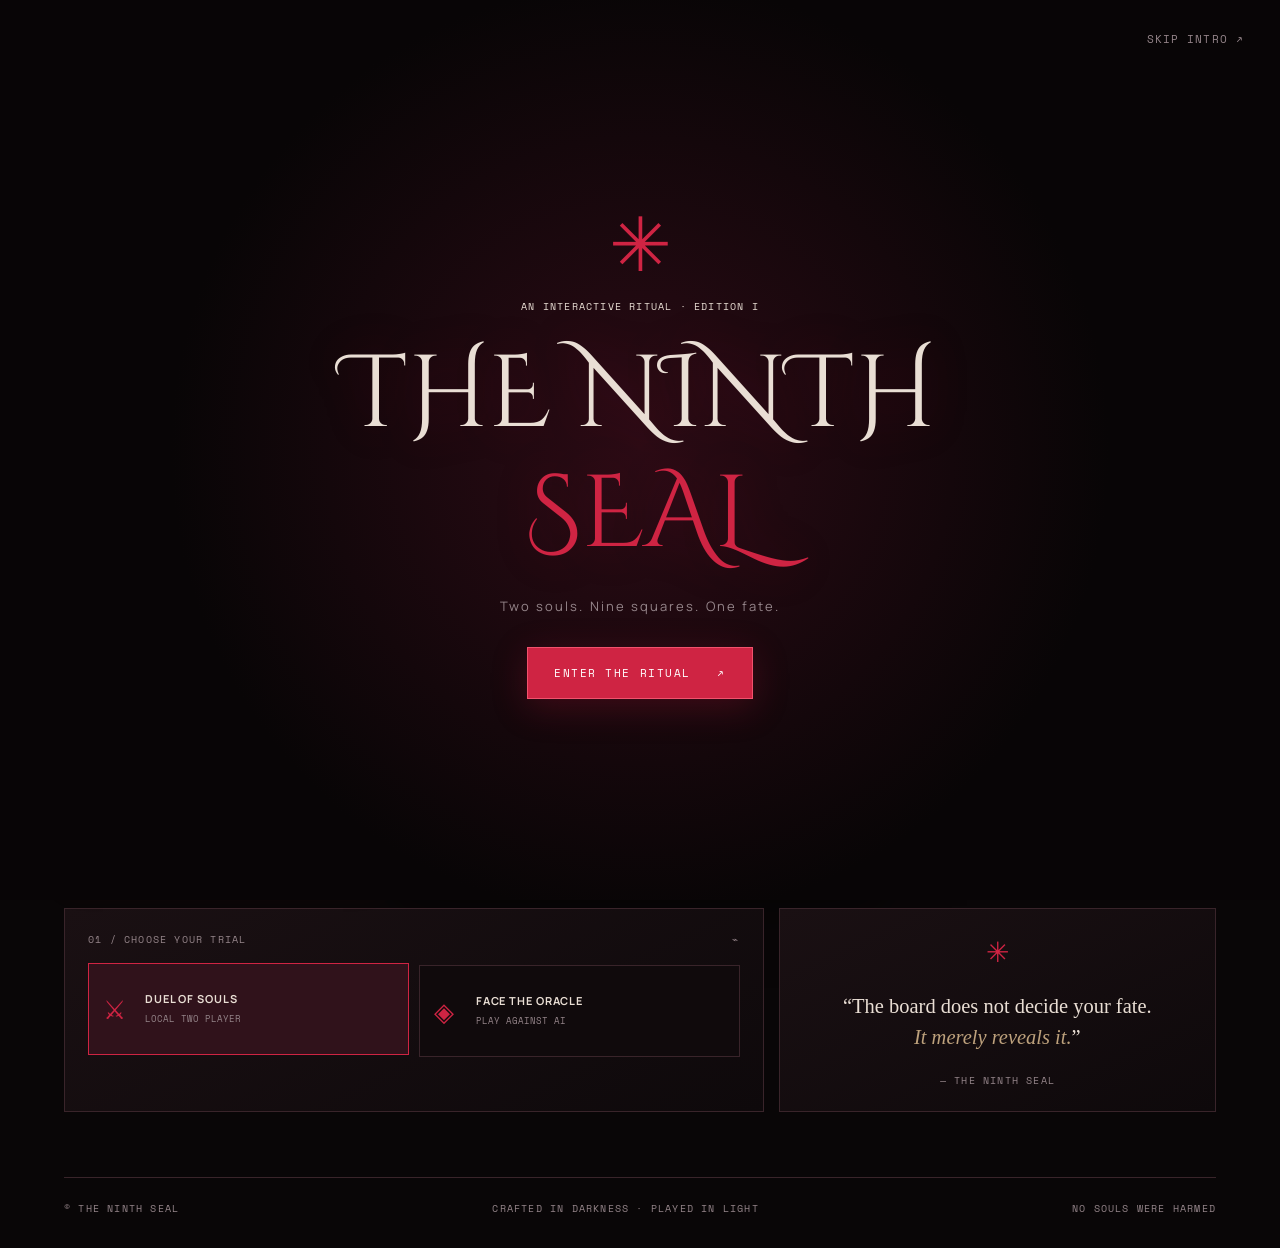
<file: TIC-TAC-TOE but its different/index.html>
<!doctype html>
<html lang="en">

<head>
    <meta charset="UTF-8">
    <meta name="viewport" content="width=device-width,initial-scale=1">
    <meta name="theme-color" content="#090607">
    <title>THE NINTH SEAL — A ritual in nine moves</title>
    <link rel="preconnect" href="https://fonts.googleapis.com">
    <link rel="preconnect" href="https://fonts.gstatic.com" crossorigin>
    <link
        href="https://fonts.googleapis.com/css2?family=Cinzel+Decorative:wght@700&family=Manrope:wght@400;500;600;700;800&family=Space+Mono:wght@400;700&display=swap"
        rel="stylesheet">
    <link rel="stylesheet" href="style.css">
</head>

<body>
    <div class="noise" aria-hidden="true"></div>
    <div class="ambient" aria-hidden="true"></div>
    <div class="intro" id="intro">
        <div class="intro-inner">
            <div class="intro-mark">✳</div>
            <p class="eyebrow">AN INTERACTIVE RITUAL · EDITION I</p>
            <h1>THE NINTH<br><em>SEAL</em></h1>
            <p class="intro-sub">Two souls. Nine squares. One fate.</p><button id="enter" class="primary">ENTER THE
                RITUAL <span>↗</span></button>
        </div><button id="skip" class="skip">SKIP INTRO ↗</button>
    </div>
    <div class="shell">
        <header><a class="brand" href="#" aria-label="The Ninth Seal home"><span class="brand-mark">✳</span><span>THE
                    NINTH SEAL<small>AN INTERACTIVE RITUAL</small></span></a>
            <div class="header-right"><span class="edition">VOL. 01 / 09</span><button class="icon-button" id="sound"
                    aria-label="Mute sound" aria-pressed="true">♫</button><button class="outline" id="restart">↻
                    <span>RESET ROUND</span></button></div>
        </header>
        <main>
            <div class="section-kicker"><span>THE ARENA</span><span>EST. MMXXVI <i></i> TWO SHALL ENTER</span></div>
            <div class="headline">
                <div>
                    <p class="eyebrow red">THE GAME OF CONSEQUENCE</p>
                    <h1>CHOOSE YOUR <em>FATE.</em></h1>
                    <p>Every mark is a promise. Every move, a sacrifice.</p>
                </div>
                <div class="round-indicator"><span>ROUND</span><strong id="round">01</strong><span>OF ∞</span></div>
            </div>
            <div class="arena">
                <div class="fighter active" id="playerX">
                    <div class="fighter-top"><span class="crest x">×</span><span class="tag">PLAYER 01</span></div>
                    <h2>THE CRIMSON<br>ORDER</h2>
                    <div class="fighter-bottom"><span id="xRole">THE FIRST BLOOD</span><strong
                            id="xWins">00</strong><small>VICTORIES</small></div>
                </div>
                <div class="board-panel">
                    <div class="board-top"><span>✦ THE SACRED GRID</span><span id="moveCount">00 / 09</span></div>
                    <div class="board" id="board" role="group" aria-label="Tic tac toe game board"></div>
                    <div class="board-bottom"><span class="live-dot"></span><span id="status" role="status"
                            aria-live="polite">THE CRIMSON ORDER SHALL BEGIN</span></div>
                </div>
                <div class="fighter" id="playerO">
                    <div class="fighter-top"><span class="crest o">○</span><span class="tag">PLAYER 02</span></div>
                    <h2>THE HOLLOW<br>COVENANT</h2>
                    <div class="fighter-bottom"><span id="oRole">THE ETERNAL VOID</span><strong
                            id="oWins">00</strong><small>VICTORIES</small></div>
                </div>
            </div>
            <div class="lower">
                <div class="mode-panel">
                    <div class="panel-title"><span>01 / CHOOSE YOUR TRIAL</span><span>⌁</span></div>
                    <div class="modes"><button class="mode selected" data-mode="duel"><span>⚔</span><strong>DUEL OF
                                SOULS</strong><small>LOCAL TWO PLAYER</small></button><button class="mode"
                            data-mode="challenge"><span>◈</span><strong>FACE THE ORACLE</strong><small>PLAY AGAINST
                                AI</small></button></div>
                    <div class="difficulties" id="difficulties" hidden><span>ORACLE INTELLIGENCE</span>
                        <div><button class="difficulty selected" data-difficulty="mortal">MORTAL</button><button
                                class="difficulty" data-difficulty="wraith">WRAITH</button><button class="difficulty"
                                data-difficulty="deity">DEITY</button></div>
                    </div>
                </div>
                <div class="quote"><span>✳</span>
                    <p>“The board does not decide your fate.<br><em>It merely reveals it.</em>”</p><small>— THE NINTH
                        SEAL</small>
                </div>
            </div>
        </main>
        <footer><span>© THE NINTH SEAL</span><span>CRAFTED IN DARKNESS · PLAYED IN LIGHT</span><span>NO SOULS WERE
                HARMED</span></footer>
    </div>
    <div class="result" id="result" role="dialog" aria-modal="true" aria-labelledby="resultTitle" hidden>
        <div class="result-card"><span class="eyebrow red">THE RITUAL IS COMPLETE</span>
            <div class="result-glyph" id="resultGlyph">×</div>
            <h2 id="resultTitle"></h2>
            <p id="resultText"></p><button class="primary" id="again">BEGIN ANOTHER RITUAL ↗</button>
        </div>
    </div>
    <script src="script.js"></script>
</body>

</html>
</file>
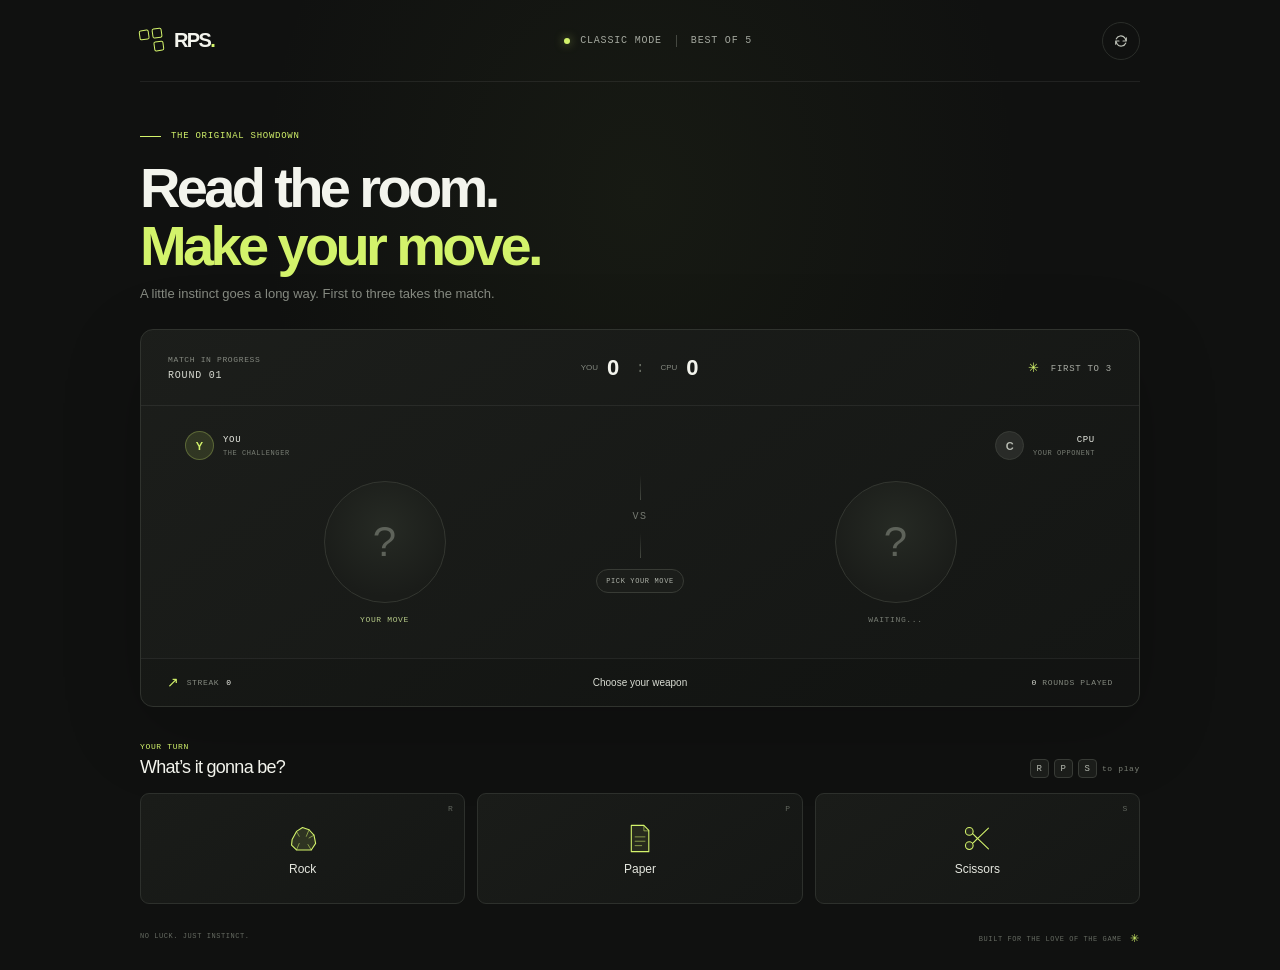
<file: Web_Games/Rock Paper scissors/index.html>
<!doctype html>
<html lang="en">
  <head>
    <meta charset="utf-8">
    <meta name="viewport" content="width=device-width, initial-scale=1">
    <meta name="theme-color" content="#101110">
    <meta name="description" content="A polished, ready-to-play Rock Paper Scissors duel.">
    <title>RPS — The Classic Duel</title>
    <link rel="stylesheet" href="style.css">
    <script src="script.js" defer></script>
  </head>
  <body>
    <div class="page-shell">
      <header class="topbar">
        <a class="brand" href="#" aria-label="RPS home">
          <span class="brand-mark" aria-hidden="true"><i></i><i></i><i></i></span>
          <span>RPS<span class="brand-period">.</span></span>
        </a>
        <div class="topbar-meta">
          <span class="status-dot" aria-hidden="true"></span>
          <span>CLASSIC MODE</span>
          <span class="meta-divider" aria-hidden="true"></span>
          <span>BEST OF 5</span>
        </div>
        <button class="icon-button" id="reset-button" type="button" aria-label="Start a new match" title="New match">
          <svg viewBox="0 0 24 24" aria-hidden="true">
            <path d="M20 7v5h-5M4.8 9a7.5 7.5 0 0 1 12.7-2L20 12M4 17v-5h5m10.2 3a7.5 7.5 0 0 1-12.7 2L4 12"></path>
          </svg>
        </button>
      </header>

      <main>
        <section class="intro">
          <p class="eyebrow"><span class="eyebrow-line"></span> THE ORIGINAL SHOWDOWN</p>
          <h1>Read the room.<br><span>Make your move.</span></h1>
          <p class="intro-copy">A little instinct goes a long way. First to three takes the match.</p>
        </section>

        <section class="match-card" aria-label="Rock Paper Scissors match">
          <div class="match-heading">
            <div class="round-label">
              <span class="round-kicker">MATCH IN PROGRESS</span>
              <span class="round-number" id="round-number">ROUND 01</span>
            </div>
            <div class="match-progress" aria-label="Match score">
              <div class="score-block">
                <span class="score-name">YOU</span>
                <span class="score-value" id="player-score">0</span>
              </div>
              <span class="score-separator">:</span>
              <div class="score-block">
                <span class="score-name">CPU</span>
                <span class="score-value" id="cpu-score">0</span>
              </div>
            </div>
            <div class="target-label"><span class="target-icon">✳</span> FIRST TO 3</div>
          </div>

          <div class="arena" id="arena">
            <div class="fighter player-fighter">
              <div class="fighter-top">
                <span class="fighter-avatar player-avatar" aria-hidden="true">Y</span>
                <div>
                  <span class="fighter-name">YOU</span>
                  <span class="fighter-caption">THE CHALLENGER</span>
                </div>
              </div>
              <div class="move-display" id="player-move" aria-hidden="true">
                <span class="move-symbol">?</span>
              </div>
              <span class="move-caption" id="player-caption">YOUR MOVE</span>
            </div>

            <div class="versus">
              <span class="versus-line"></span>
              <span class="versus-mark">VS</span>
              <span class="versus-line"></span>
              <span class="result-chip" id="result-chip" aria-live="polite">PICK YOUR MOVE</span>
            </div>

            <div class="fighter cpu-fighter">
              <div class="fighter-top">
                <span class="fighter-avatar cpu-avatar" aria-hidden="true">C</span>
                <div>
                  <span class="fighter-name">CPU</span>
                  <span class="fighter-caption">YOUR OPPONENT</span>
                </div>
              </div>
              <div class="move-display" id="cpu-move" aria-hidden="true">
                <span class="move-symbol">?</span>
              </div>
              <span class="move-caption" id="cpu-caption">WAITING...</span>
            </div>
          </div>

          <div class="match-footer">
            <div class="streak-display">
              <span class="streak-icon" aria-hidden="true">↗</span>
              <span id="streak-label">STREAK</span>
              <strong id="streak-value">0</strong>
            </div>
            <p class="prompt" id="game-prompt">Choose your weapon</p>
            <div class="rounds-display"><span id="rounds-played">0</span> ROUNDS PLAYED</div>
          </div>
        </section>

        <section class="choices-section" aria-labelledby="choices-heading">
          <div class="choices-heading">
            <div>
              <p class="eyebrow small-eyebrow">YOUR TURN</p>
              <h2 id="choices-heading">What’s it gonna be?</h2>
            </div>
            <span class="keyboard-hint"><kbd>R</kbd><kbd>P</kbd><kbd>S</kbd> to play</span>
          </div>
          <div class="choice-grid">
            <button class="choice-button" type="button" data-choice="rock" aria-label="Choose rock, keyboard shortcut R">
              <span class="choice-icon rock-icon" aria-hidden="true">
                <svg viewBox="0 0 64 64"><path d="m13 34 8-15 11-7 12 4 9 10 3 15-8 12H21l-9-9z"></path><path class="icon-detail" d="m21 19 5 9m18-12-5 12m14-2-9 5M21 53l5-12m22 12-6-10"></path></svg>
              </span>
              <span class="choice-name">Rock</span>
              <span class="choice-shortcut">R</span>
            </button>
            <button class="choice-button" type="button" data-choice="paper" aria-label="Choose paper, keyboard shortcut P">
              <span class="choice-icon paper-icon" aria-hidden="true">
                <svg viewBox="0 0 64 64"><path d="M17 8h23l9 9v39H17z"></path><path class="icon-detail" d="M40 8v10h9M24 29h18M24 37h18M24 45h12"></path></svg>
              </span>
              <span class="choice-name">Paper</span>
              <span class="choice-shortcut">P</span>
            </button>
            <button class="choice-button" type="button" data-choice="scissors" aria-label="Choose scissors, keyboard shortcut S">
              <span class="choice-icon scissors-icon" aria-hidden="true">
                <svg viewBox="0 0 64 64"><circle cx="17" cy="19" r="7"></circle><circle cx="17" cy="45" r="7"></circle><path d="m23 23 29 28M23 41l29-28M32 32l-7-7m7 7-7 7"></path></svg>
              </span>
              <span class="choice-name">Scissors</span>
              <span class="choice-shortcut">S</span>
            </button>
          </div>
        </section>

        <footer class="page-footer">
          <span>NO LUCK. JUST INSTINCT.</span>
          <span>BUILT FOR THE LOVE OF THE GAME <span class="footer-star">✳</span></span>
        </footer>
      </main>
    </div>
    <div class="screen-reader-only" id="announcement" aria-live="assertive" aria-atomic="true"></div>
  </body>
</html>
</file>
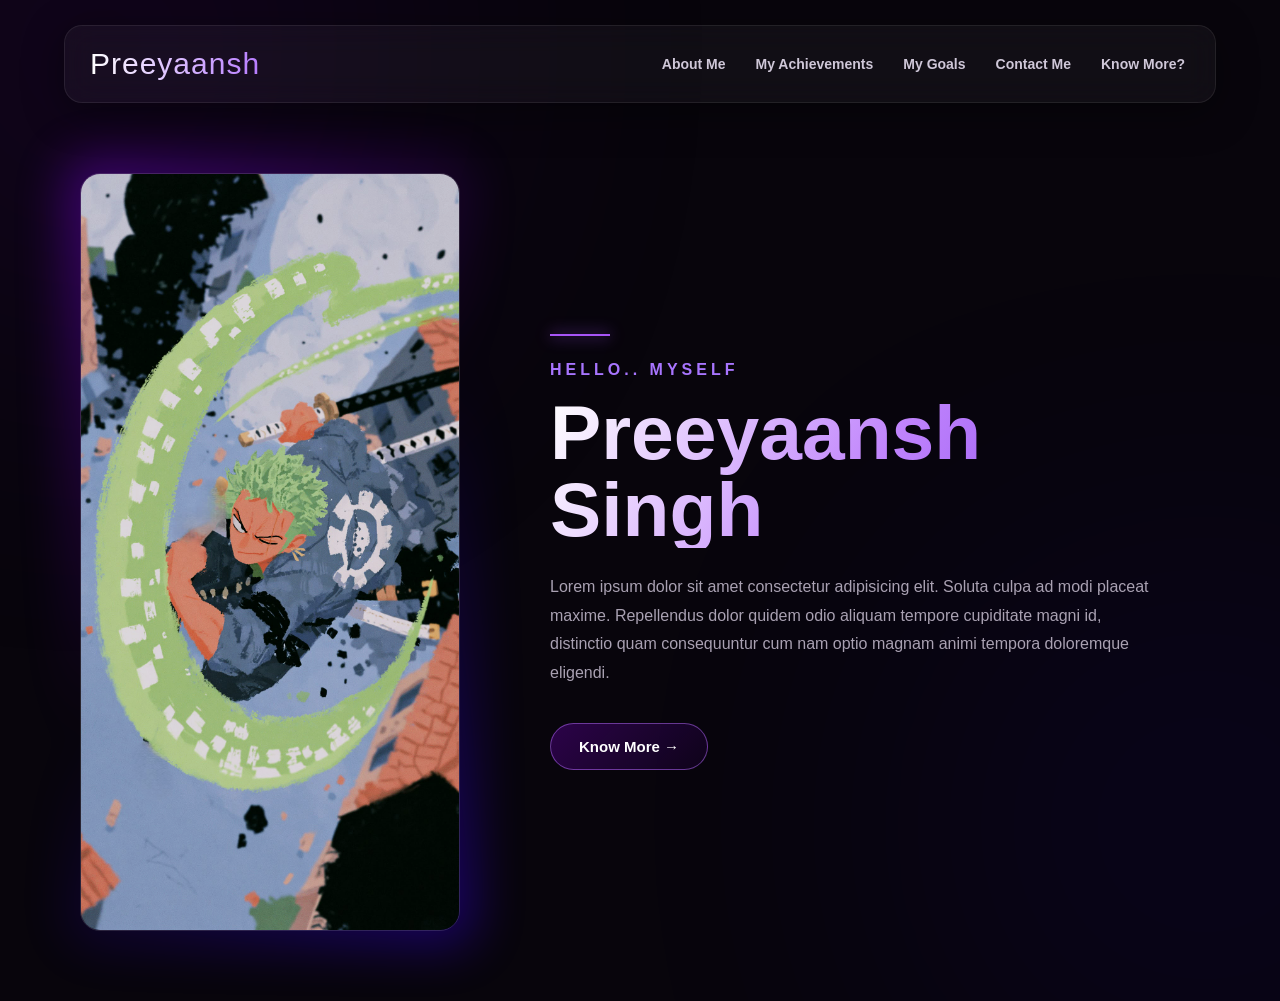
<file: Practice Web Designs/Portfolio design/Source_Code.html>
<!DOCTYPE html>
<html lang="en">

<head>
    <meta charset="UTF-8">
    <meta name="viewport" content="width=device-width, initial-scale=1.0">

    <title>Preeyaansh Singh | Portfolio</title>

    <style>

        /* ------------------------------
           BASIC RESET
        ------------------------------ */

        * {
            margin: 0;
            padding: 0;
            box-sizing: border-box;
        }

        html {
            scroll-behavior: smooth;
        }

        body {
            background: #08050c;
            color: #f5f1f7;
            font-family: Arial, Helvetica, sans-serif;
            overflow-x: hidden;
        }


        /* ------------------------------
           AMBIENT BACKGROUND
        ------------------------------ */

        body::before {
            content: "";
            position: fixed;
            width: 500px;
            height: 500px;
            background: #6500a8;
            filter: blur(180px);
            opacity: 0.18;
            border-radius: 50%;
            top: -200px;
            left: -150px;
            z-index: -2;
            animation: ambient 8s ease-in-out infinite alternate;
        }

        body::after {
            content: "";
            position: fixed;
            width: 450px;
            height: 450px;
            background: #2600ff;
            filter: blur(180px);
            opacity: 0.12;
            border-radius: 50%;
            right: -150px;
            bottom: -150px;
            z-index: -2;
            animation: ambient2 10s ease-in-out infinite alternate;
        }

        @keyframes ambient {
            from {
                transform: translate(0, 0);
            }

            to {
                transform: translate(120px, 100px);
            }
        }

        @keyframes ambient2 {
            from {
                transform: translate(0, 0);
            }

            to {
                transform: translate(-100px, -80px);
            }
        }


        /* ------------------------------
           HEADER
        ------------------------------ */

        .Head {
            width: 90%;
            margin: 25px auto;

            padding: 18px 25px;

            display: flex;
            justify-content: space-between;
            align-items: center;

            background: rgba(255, 255, 255, 0.04);

            border: 1px solid rgba(255, 255, 255, 0.08);

            border-radius: 18px;

            backdrop-filter: blur(15px);

            box-shadow:
                0 10px 40px rgba(0, 0, 0, 0.4);

            position: relative;
            z-index: 10;
        }


        /* ------------------------------
           NAME
        ------------------------------ */

        .name {
            color: white;

            font-family:
                Impact,
                Haettenschweiler,
                'Arial Narrow Bold',
                sans-serif;

            font-size: 30px;

            letter-spacing: 1px;

            background: linear-gradient(
                90deg,
                #ffffff,
                #b77cff
            );

            background-clip: text;
            -webkit-background-clip: text;
            -webkit-text-fill-color: transparent;

            transition: 0.4s ease;
        }

        .name:hover {
            letter-spacing: 3px;
        }


        /* ------------------------------
           NAVIGATION
        ------------------------------ */

        .nav-link {
            padding: 12px 5px;
        }

        ul {
            display: flex;

            list-style: none;

            gap: 30px;
        }

        ul li {
            color: #cfc7d8;

            font-size: 14px;

            font-weight: bold;

            cursor: pointer;

            position: relative;

            transition:
                color 0.3s ease,
                transform 0.3s ease;
        }

        /* Animated underline */

        ul li::after {
            content: "";

            position: absolute;

            width: 0;
            height: 2px;

            left: 0;
            bottom: -7px;

            background: #b96cff;

            box-shadow:
                0 0 10px #b96cff;

            transition: width 0.3s ease;
        }

        ul li:hover {
            color: white;

            transform: translateY(-2px);
        }

        ul li:hover::after {
            width: 100%;
        }


        /* ------------------------------
           MAIN SECTION
        ------------------------------ */

        .body {
            width: 90%;

            min-height: 75vh;

            margin: 70px auto;

            display: flex;

            align-items: center;

            justify-content: center;

            gap: 90px;
        }


        /* ------------------------------
           IMAGE
        ------------------------------ */

        .image {
            position: relative;

            width: 380px;

            flex-shrink: 0;
        }

        .image::before {
            content: "";

            position: absolute;

            inset: -15px;

            border-radius: 25px;

            background: linear-gradient(
                135deg,
                #8c00ff,
                transparent,
                #3900ff
            );

            opacity: 0.4;

            filter: blur(25px);

            z-index: -1;

            animation: imageGlow 5s ease-in-out infinite alternate;
        }

        @keyframes imageGlow {
            from {
                opacity: 0.25;
            }

            to {
                opacity: 0.55;
            }
        }

        .image img {
            width: 100%;

            display: block;

            border-radius: 20px;

            border: 1px solid rgba(255, 255, 255, 0.15);

            filter:
                brightness(0.85)
                contrast(1.05);

            transition:
                transform 0.6s ease,
                filter 0.6s ease,
                box-shadow 0.6s ease;
        }

        .image:hover img {
            transform: scale(1.04) translateY(-5px);

            filter:
                brightness(1)
                contrast(1.08);

            box-shadow:
                0 20px 70px rgba(117, 0, 255, 0.3);
        }


        /* ------------------------------
           CONTENT
        ------------------------------ */

        .content {
            max-width: 650px;
        }

        .content h3 {
            color: #a875ff;

            font-size: 16px;

            letter-spacing: 4px;

            text-transform: uppercase;

            margin-bottom: 15px;
        }

        .content h1 {
            font-size: clamp(45px, 6vw, 80px);

            line-height: 1;

            margin-bottom: 25px;

            background: linear-gradient(
                120deg,
                #ffffff,
                #c084fc,
                #7c3aed
            );

            background-clip: text;
            -webkit-background-clip: text;
            -webkit-text-fill-color: transparent;
        }

        .content p {
            color: #a9a1b2;

            line-height: 1.8;

            font-size: 16px;

            max-width: 600px;

            margin-bottom: 35px;
        }


        /* ------------------------------
           BUTTON
        ------------------------------ */

        .button {
            border: 1px solid rgba(184, 108, 255, 0.5);

            background:
                linear-gradient(
                    135deg,
                    rgba(150, 0, 255, 0.25),
                    rgba(80, 0, 150, 0.1)
                );

            color: white;

            padding: 14px 28px;

            border-radius: 50px;

            font-size: 15px;

            font-weight: bold;

            cursor: pointer;

            position: relative;

            overflow: hidden;

            transition:
                transform 0.3s ease,
                box-shadow 0.3s ease,
                background 0.3s ease;
        }

        .button::before {
            content: "";

            position: absolute;

            top: 0;
            left: -100%;

            width: 100%;
            height: 100%;

            background: linear-gradient(
                90deg,
                transparent,
                rgba(255, 255, 255, 0.25),
                transparent
            );

            transition: 0.6s;
        }

        .button:hover {
            transform: translateY(-4px);

            box-shadow:
                0 10px 35px rgba(145, 0, 255, 0.35);

            background:
                rgba(145, 0, 255, 0.3);
        }

        .button:hover::before {
            left: 100%;
        }

        .button:active {
            transform: scale(0.95);
        }


        /* ------------------------------
           SMALL DECORATIVE LINE
        ------------------------------ */

        .content::before {
            content: "";

            display: block;

            width: 60px;
            height: 2px;

            background: #a855f7;

            margin-bottom: 25px;

            box-shadow:
                0 0 15px #a855f7;
        }


        /* ------------------------------
           RESPONSIVE DESIGN
        ------------------------------ */

        @media (max-width: 900px) {

            .Head {
                width: 94%;

                flex-direction: column;

                gap: 20px;
            }

            ul {
                gap: 18px;

                flex-wrap: wrap;

                justify-content: center;
            }

            .body {
                flex-direction: column;

                text-align: center;

                gap: 50px;

                margin-top: 50px;
            }

            .image {
                width: min(80vw, 350px);
            }

            .content {
                display: flex;

                flex-direction: column;

                align-items: center;
            }

            .content h1 {
                font-size: 55px;
            }

            .content p {
                max-width: 550px;
            }

            .content::before {
                margin-left: auto;
                margin-right: auto;
            }
        }


        @media (max-width: 600px) {

            .Head {
                padding: 15px;

                margin-top: 15px;
            }

            .name {
                font-size: 25px;
            }

            ul {
                gap: 15px;
            }

            ul li {
                font-size: 12px;
            }

            .body {
                width: 88%;
            }

            .content h1 {
                font-size: 43px;
            }

            .content p {
                font-size: 14px;
            }

        }

    </style>
</head>


<body>

    <!-- HEADER -->

    <header class="Head">

        <div>
            <p class="name">Preeyaansh</p>
        </div>

        <nav class="nav-link">

            <ul>
                <li>About Me</li>
                <li>My Achievements</li>
                <li>My Goals</li>
                <li>Contact Me</li>
                <li>Know More?</li>
            </ul>

        </nav>

    </header>


    <!-- HERO SECTION -->

    <main class="body">

        <div class="image">

            <img src="zoro.jpg" alt="Preeyaansh Singh">

        </div>


        <div class="content">

            <h3>Hello.. Myself</h3>

            <h1>
                Preeyaansh Singh
            </h1>

            <p>
                Lorem ipsum dolor sit amet consectetur adipisicing elit.
                Soluta culpa ad modi placeat maxime. Repellendus dolor
                quidem odio aliquam tempore cupiditate magni id,
                distinctio quam consequuntur cum nam optio magnam animi
                tempora doloremque eligendi.
            </p>

            <button class="button">
                Know More →
            </button>

        </div>

    </main>

</body>

</html>
</file>
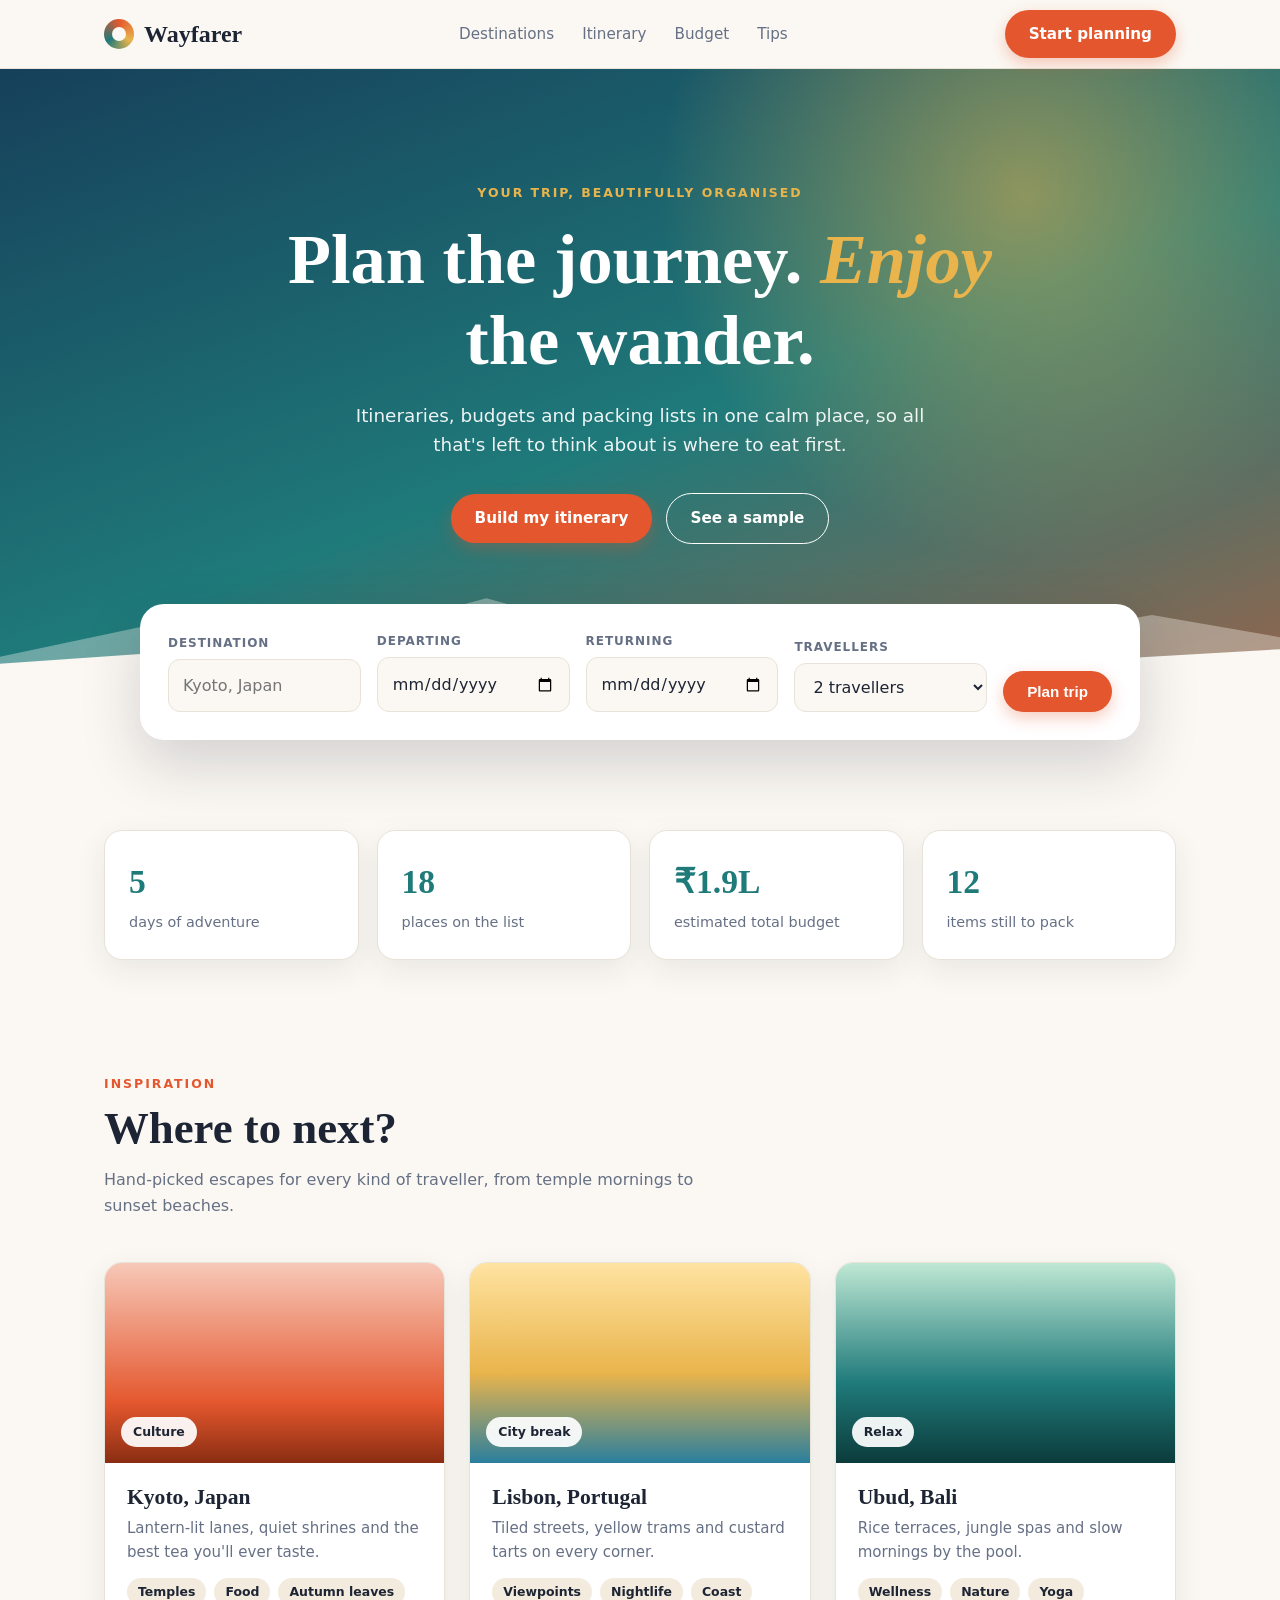
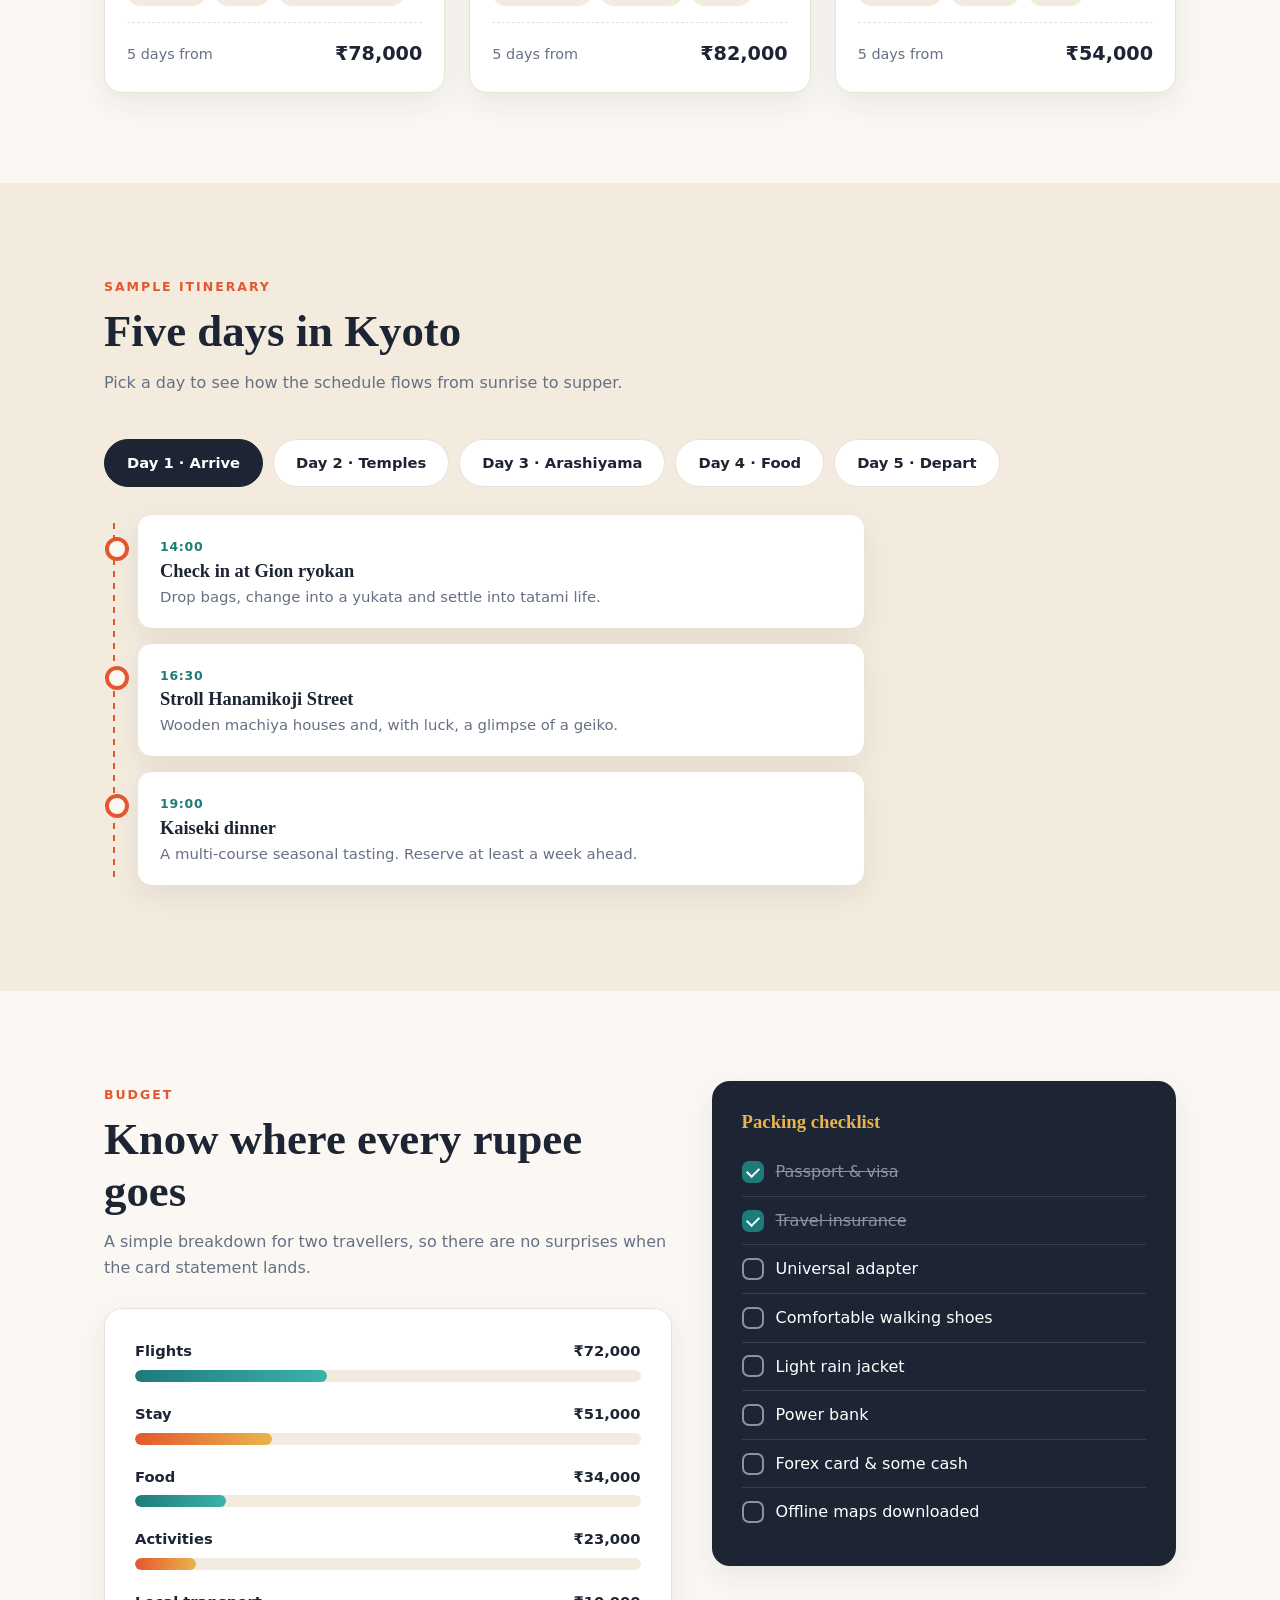
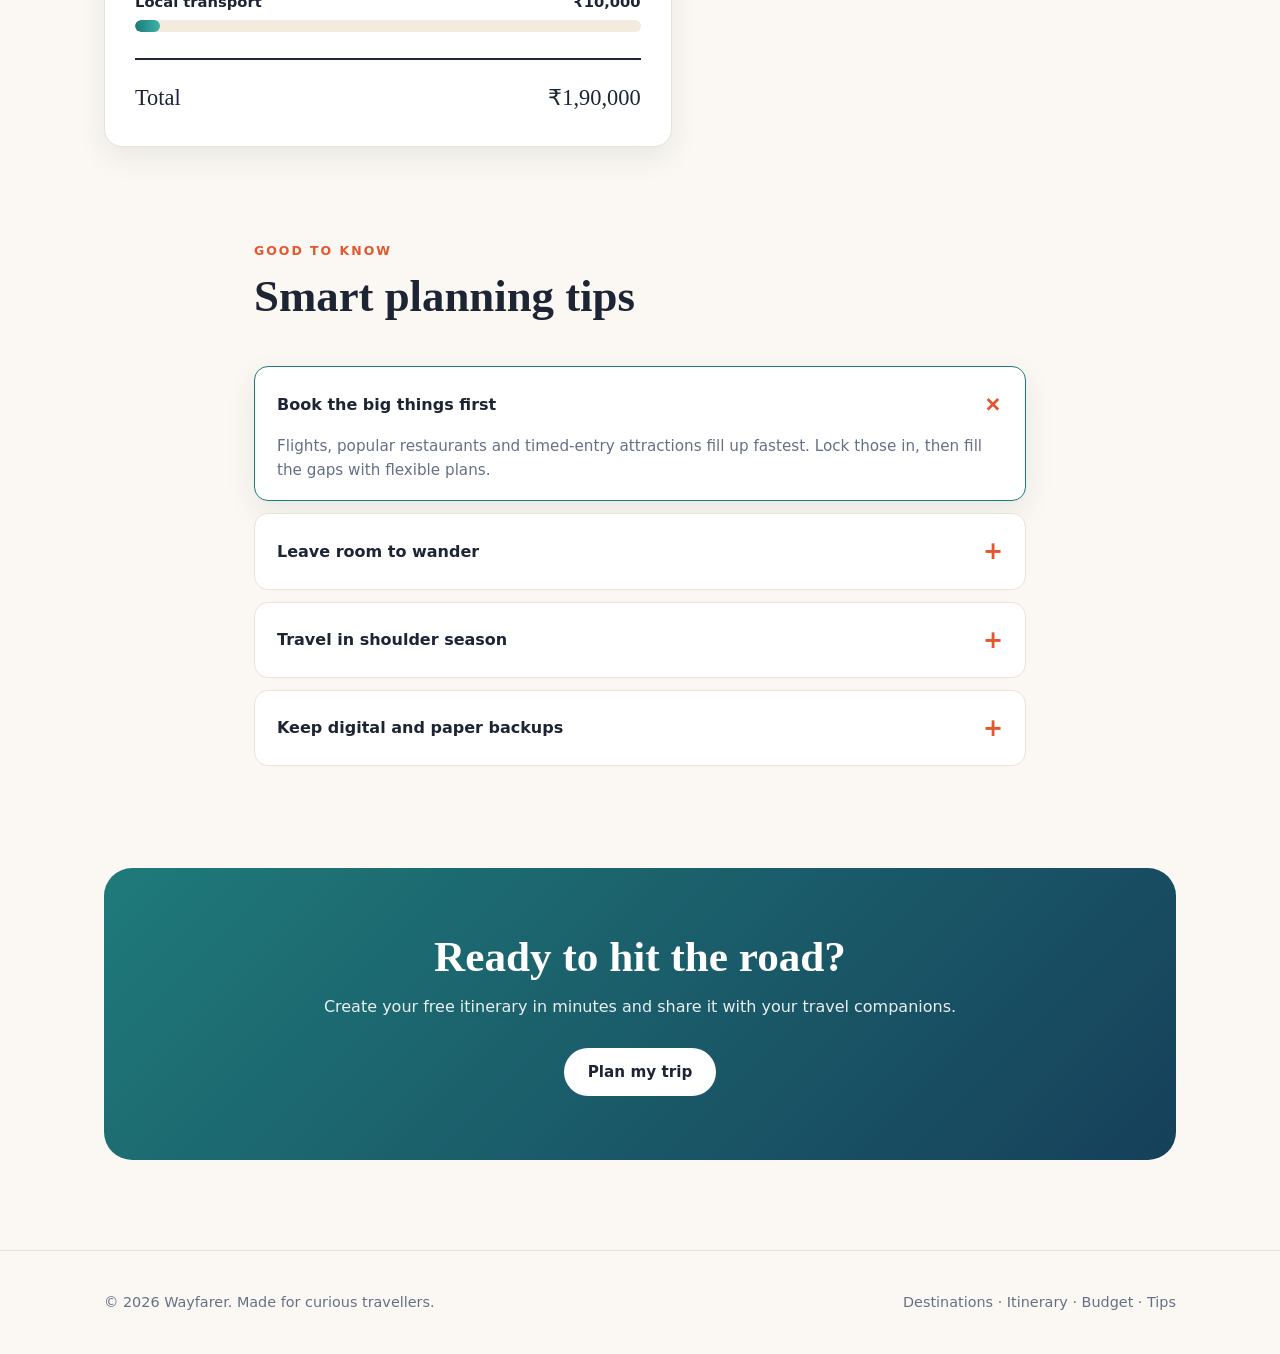
<file: Practice Web Designs/Travel page model/travel-planner.html>
<!DOCTYPE html>
<html lang="en">

<head>
  <meta charset="UTF-8">
  <meta name="viewport" content="width=device-width, initial-scale=1">
  <title>Wayfarer — Travel Planner</title>
  <style>
    :root {
      --ink: #1d2433;
      --muted: #667085;
      --paper: #fbf8f3;
      --card: #ffffff;
      --line: #e8e2d8;
      --accent: #e4572e;
      --accent-dark: #c4431c;
      --teal: #1f7a7a;
      --sand: #f3ebdd;
      --gold: #e9b44c;
      --radius: 18px;
      --shadow: 0 10px 30px rgba(29, 36, 51, .08);
      --display: Georgia, "Times New Roman", serif;
      --body: system-ui, -apple-system, "Segoe UI", Roboto, Helvetica, Arial, sans-serif;
    }

    * {
      box-sizing: border-box;
      margin: 0;
      padding: 0
    }

    html {
      scroll-behavior: smooth
    }

    body {
      font-family: var(--body);
      color: var(--ink);
      background: var(--paper);
      line-height: 1.6
    }

    a {
      color: inherit;
      text-decoration: none
    }

    .wrap {
      max-width: 1120px;
      margin: 0 auto;
      padding: 0 24px
    }

    h1,
    h2,
    h3 {
      font-family: var(--display);
      line-height: 1.15;
      font-weight: 700
    }

    .eyebrow {
      font-size: .78rem;
      letter-spacing: .16em;
      text-transform: uppercase;
      color: var(--accent);
      font-weight: 700
    }

    /* NAV */
    nav {
      position: sticky;
      top: 0;
      z-index: 20;
      background: rgba(251, 248, 243, .9);
      backdrop-filter: blur(10px);
      border-bottom: 1px solid var(--line)
    }

    nav .wrap {
      display: flex;
      align-items: center;
      justify-content: space-between;
      height: 68px
    }

    .logo {
      font-family: var(--display);
      font-size: 1.5rem;
      font-weight: 700;
      display: flex;
      align-items: center;
      gap: 10px
    }

    .logo i {
      width: 30px;
      height: 30px;
      border-radius: 50%;
      background: conic-gradient(var(--accent), var(--gold), var(--teal), var(--accent));
      display: inline-block;
      position: relative
    }

    .logo i::after {
      content: "";
      position: absolute;
      inset: 8px;
      background: var(--paper);
      border-radius: 50%
    }

    nav ul {
      display: flex;
      gap: 28px;
      list-style: none;
      font-size: .95rem;
      color: var(--muted)
    }

    nav ul a:hover {
      color: var(--ink)
    }

    .btn {
      display: inline-block;
      background: var(--accent);
      color: #fff;
      padding: 12px 24px;
      border-radius: 999px;
      font-weight: 600;
      font-size: .95rem;
      border: 0;
      cursor: pointer;
      transition: .2s;
      box-shadow: 0 6px 16px rgba(228, 87, 46, .3)
    }

    .btn:hover {
      background: var(--accent-dark);
      transform: translateY(-2px)
    }

    .btn.ghost {
      background: transparent;
      color: var(--ink);
      box-shadow: none;
      border: 1.5px solid var(--ink)
    }

    .btn.ghost:hover {
      background: var(--ink);
      color: #fff
    }

    /* HERO */
    .hero {
      position: relative;
      color: #fff;
      padding: 110px 0 150px;
      overflow: hidden;
      background:
        radial-gradient(circle at 80% 20%, rgba(233, 180, 76, .55), transparent 32%),
        linear-gradient(160deg, #16405a 0%, #1f7a7a 55%, #e4572e 130%)
    }

    .hero::before,
    .hero::after {
      content: "";
      position: absolute;
      bottom: -2px;
      left: 0;
      right: 0;
      height: 130px;
      background: var(--paper);
      clip-path: polygon(0 70%, 12% 45%, 24% 62%, 38% 25%, 50% 58%, 63% 30%, 77% 60%, 90% 38%, 100% 55%, 100% 100%, 0 100%);
      opacity: .35
    }

    .hero::after {
      opacity: 1;
      height: 80px;
      clip-path: polygon(0 60%, 18% 40%, 35% 68%, 55% 35%, 75% 65%, 100% 42%, 100% 100%, 0 100%)
    }

    .hero .wrap {
      position: relative;
      z-index: 2;
      max-width: 820px;
      text-align: center
    }

    .hero h1 {
      font-size: clamp(2.4rem, 6vw, 4.4rem);
      margin: 14px 0 20px
    }

    .hero h1 em {
      color: var(--gold)
    }

    .hero p {
      font-size: 1.15rem;
      opacity: .92;
      max-width: 600px;
      margin: 0 auto 34px
    }

    .hero .eyebrow {
      color: var(--gold)
    }

    /* SEARCH CARD */
    .search {
      position: relative;
      z-index: 5;
      margin: -90px auto 0;
      max-width: 1000px;
      background: var(--card);
      border-radius: 24px;
      box-shadow: 0 24px 60px rgba(29, 36, 51, .18);
      padding: 28px;
      display: grid;
      grid-template-columns: repeat(4, 1fr) auto;
      gap: 16px;
      align-items: end
    }

    .field label {
      display: block;
      font-size: .75rem;
      font-weight: 700;
      letter-spacing: .08em;
      text-transform: uppercase;
      color: var(--muted);
      margin-bottom: 6px
    }

    .field input,
    .field select {
      width: 100%;
      padding: 13px 14px;
      border: 1.5px solid var(--line);
      border-radius: 12px;
      font: inherit;
      color: var(--ink);
      background: var(--paper);
      transition: .2s
    }

    .field input:focus,
    .field select:focus {
      outline: 0;
      border-color: var(--teal);
      box-shadow: 0 0 0 4px rgba(31, 122, 122, .15)
    }

    section {
      padding: 90px 0
    }

    .head {
      max-width: 620px;
      margin-bottom: 44px
    }

    .head h2 {
      font-size: clamp(1.9rem, 4vw, 2.8rem);
      margin: 8px 0 12px
    }

    .head p {
      color: var(--muted)
    }

    /* STATS */
    .stats {
      display: grid;
      grid-template-columns: repeat(4, 1fr);
      gap: 18px
    }

    .stat {
      background: var(--card);
      border: 1px solid var(--line);
      border-radius: var(--radius);
      padding: 24px;
      box-shadow: var(--shadow)
    }

    .stat b {
      display: block;
      font-family: var(--display);
      font-size: 2.1rem;
      color: var(--teal)
    }

    .stat span {
      color: var(--muted);
      font-size: .9rem
    }

    /* DESTINATIONS */
    .grid3 {
      display: grid;
      grid-template-columns: repeat(3, 1fr);
      gap: 24px
    }

    .dest {
      border-radius: var(--radius);
      overflow: hidden;
      background: var(--card);
      box-shadow: var(--shadow);
      transition: .3s;
      border: 1px solid var(--line)
    }

    .dest:hover {
      transform: translateY(-8px)
    }

    .dest .pic {
      height: 200px;
      position: relative;
      display: flex;
      align-items: flex-end;
      padding: 16px
    }

    .dest .pic span {
      background: rgba(255, 255, 255, .92);
      padding: 5px 12px;
      border-radius: 999px;
      font-size: .78rem;
      font-weight: 700
    }

    .p-kyoto {
      background: linear-gradient(180deg, #f7c8b8, #e4572e 70%, #8a2d12)
    }

    .p-lisbon {
      background: linear-gradient(180deg, #ffe3a1, #e9b44c 55%, #2a7f9e)
    }

    .p-bali {
      background: linear-gradient(180deg, #bfe8d4, #1f7a7a 60%, #0c3b3b)
    }

    .dest .body {
      padding: 22px
    }

    .dest h3 {
      font-size: 1.35rem;
      margin-bottom: 6px
    }

    .dest p {
      color: var(--muted);
      font-size: .94rem;
      margin-bottom: 14px
    }

    .tags {
      display: flex;
      gap: 8px;
      flex-wrap: wrap
    }

    .tags li {
      list-style: none;
      background: var(--sand);
      padding: 4px 11px;
      border-radius: 999px;
      font-size: .78rem;
      font-weight: 600
    }

    .price {
      display: flex;
      justify-content: space-between;
      align-items: center;
      margin-top: 16px;
      padding-top: 16px;
      border-top: 1px dashed var(--line);
      font-size: .9rem;
      color: var(--muted)
    }

    .price b {
      font-size: 1.2rem;
      color: var(--ink)
    }

    /* ITINERARY — CSS-only tabs */
    .itin {
      background: var(--sand)
    }

    .tabset {
      position: relative
    }

    .tabset>input {
      position: absolute;
      opacity: 0;
      pointer-events: none
    }

    .tabs {
      display: flex;
      gap: 10px;
      flex-wrap: wrap;
      margin-bottom: 28px
    }

    .tabs label {
      cursor: pointer;
      padding: 11px 22px;
      border-radius: 999px;
      background: var(--card);
      border: 1.5px solid var(--line);
      font-weight: 600;
      font-size: .92rem;
      transition: .2s
    }

    .tabs label:hover {
      border-color: var(--teal)
    }

    .panel {
      display: none;
      animation: fade .4s ease
    }

    @keyframes fade {
      from {
        opacity: 0;
        transform: translateY(10px)
      }

      to {
        opacity: 1;
        transform: none
      }
    }

    #d1:checked~.tabs label[for=d1],
    #d2:checked~.tabs label[for=d2],
    #d3:checked~.tabs label[for=d3],
    #d4:checked~.tabs label[for=d4],
    #d5:checked~.tabs label[for=d5] {
      background: var(--ink);
      color: #fff;
      border-color: var(--ink)
    }

    #d1:checked~.panels .p1,
    #d2:checked~.panels .p2,
    #d3:checked~.panels .p3,
    #d4:checked~.panels .p4,
    #d5:checked~.panels .p5 {
      display: block
    }

    #d1:focus-visible~.tabs label[for=d1],
    #d2:focus-visible~.tabs label[for=d2],
    #d3:focus-visible~.tabs label[for=d3],
    #d4:focus-visible~.tabs label[for=d4],
    #d5:focus-visible~.tabs label[for=d5] {
      outline: 3px solid var(--teal);
      outline-offset: 2px
    }

    .timeline {
      position: relative;
      padding-left: 34px;
      max-width: 760px
    }

    .timeline::before {
      content: "";
      position: absolute;
      left: 9px;
      top: 8px;
      bottom: 8px;
      width: 2px;
      background: repeating-linear-gradient(var(--accent) 0 6px, transparent 6px 12px)
    }

    .stop {
      position: relative;
      background: var(--card);
      border-radius: 14px;
      padding: 18px 22px;
      margin-bottom: 16px;
      box-shadow: var(--shadow)
    }

    .stop::before {
      content: "";
      position: absolute;
      left: -33px;
      top: 22px;
      width: 16px;
      height: 16px;
      border-radius: 50%;
      background: var(--paper);
      border: 4px solid var(--accent)
    }

    .stop time {
      font-size: .78rem;
      font-weight: 700;
      color: var(--teal);
      letter-spacing: .06em;
      text-transform: uppercase
    }

    .stop h3 {
      font-size: 1.15rem;
      margin: 2px 0 4px
    }

    .stop p {
      color: var(--muted);
      font-size: .93rem
    }

    /* BUDGET */
    .two {
      display: grid;
      grid-template-columns: 1.1fr .9fr;
      gap: 40px;
      align-items: start
    }

    .bars {
      background: var(--card);
      border-radius: var(--radius);
      padding: 30px;
      box-shadow: var(--shadow);
      border: 1px solid var(--line)
    }

    .bar {
      margin-bottom: 20px
    }

    .bar:last-child {
      margin-bottom: 0
    }

    .bar div.top {
      display: flex;
      justify-content: space-between;
      font-size: .92rem;
      font-weight: 600;
      margin-bottom: 7px
    }

    .track {
      height: 12px;
      background: var(--sand);
      border-radius: 99px;
      overflow: hidden
    }

    .fill {
      height: 100%;
      border-radius: 99px;
      background: linear-gradient(90deg, var(--teal), #3bb3a8)
    }

    .f1 {
      width: 38%
    }

    .f2 {
      width: 27%;
      background: linear-gradient(90deg, var(--accent), var(--gold))
    }

    .f3 {
      width: 18%
    }

    .f4 {
      width: 12%;
      background: linear-gradient(90deg, var(--accent), var(--gold))
    }

    .f5 {
      width: 5%
    }

    .total {
      margin-top: 26px;
      padding-top: 20px;
      border-top: 2px solid var(--ink);
      display: flex;
      justify-content: space-between;
      font-family: var(--display);
      font-size: 1.4rem
    }

    /* CHECKLIST */
    .list {
      background: var(--ink);
      color: #fff;
      border-radius: var(--radius);
      padding: 30px;
      box-shadow: var(--shadow)
    }

    .list h3 {
      margin-bottom: 16px;
      color: var(--gold)
    }

    .check {
      display: flex;
      align-items: center;
      gap: 12px;
      padding: 11px 0;
      border-bottom: 1px solid rgba(255, 255, 255, .12);
      cursor: pointer;
      transition: .2s
    }

    .check:last-child {
      border: 0
    }

    .check input {
      appearance: none;
      -webkit-appearance: none;
      width: 22px;
      height: 22px;
      border-radius: 7px;
      border: 2px solid rgba(255, 255, 255, .5);
      display: grid;
      place-items: center;
      flex: none;
      transition: .2s;
      cursor: pointer
    }

    .check input::after {
      content: "";
      width: 10px;
      height: 6px;
      border-left: 2.5px solid #fff;
      border-bottom: 2.5px solid #fff;
      transform: rotate(-45deg) scale(0);
      margin-top: -2px;
      transition: .2s
    }

    .check input:checked {
      background: var(--teal);
      border-color: var(--teal)
    }

    .check input:checked::after {
      transform: rotate(-45deg) scale(1)
    }

    .check input:checked+span {
      text-decoration: line-through;
      opacity: .5
    }

    .check input:focus-visible {
      outline: 3px solid var(--gold);
      outline-offset: 2px
    }

    /* TIPS accordion */
    details {
      background: var(--card);
      border: 1px solid var(--line);
      border-radius: 14px;
      padding: 18px 22px;
      margin-bottom: 12px;
      transition: .2s
    }

    details[open] {
      box-shadow: var(--shadow);
      border-color: var(--teal)
    }

    summary {
      cursor: pointer;
      font-weight: 700;
      list-style: none;
      display: flex;
      justify-content: space-between;
      align-items: center
    }

    summary::-webkit-details-marker {
      display: none
    }

    summary::after {
      content: "+";
      font-size: 1.5rem;
      color: var(--accent);
      transition: .2s
    }

    details[open] summary::after {
      transform: rotate(45deg)
    }

    details p {
      margin-top: 10px;
      color: var(--muted);
      font-size: .95rem
    }

    /* CTA + FOOTER */
    .cta {
      background: linear-gradient(135deg, var(--teal), #16405a);
      color: #fff;
      border-radius: 28px;
      padding: 64px 40px;
      text-align: center
    }

    .cta h2 {
      font-size: clamp(1.8rem, 4vw, 2.7rem);
      margin-bottom: 12px
    }

    .cta p {
      opacity: .9;
      margin-bottom: 28px
    }

    footer {
      padding: 40px 0;
      color: var(--muted);
      font-size: .9rem;
      border-top: 1px solid var(--line);
      margin-top: 90px
    }

    footer .wrap {
      display: flex;
      justify-content: space-between;
      flex-wrap: wrap;
      gap: 12px
    }

    /* RESPONSIVE */
    @media(max-width:960px) {
      .search {
        grid-template-columns: 1fr 1fr;
        margin: -70px 20px 0
      }

      .search .btn {
        grid-column: 1/-1
      }

      .stats {
        grid-template-columns: 1fr 1fr
      }

      .grid3 {
        grid-template-columns: 1fr
      }

      .two {
        grid-template-columns: 1fr
      }
    }

    @media(max-width:640px) {
      nav ul {
        display: none
      }

      section {
        padding: 64px 0
      }

      .search {
        grid-template-columns: 1fr
      }

      .hero {
        padding: 80px 0 130px
      }
    }

    @media(prefers-reduced-motion:reduce) {
      * {
        animation: none !important;
        transition: none !important
      }
    }
  </style>
</head>

<body>

  <nav>
    <div class="wrap">
      <a href="#top" class="logo"><i></i>Wayfarer</a>
      <ul>
        <li><a href="#destinations">Destinations</a></li>
        <li><a href="#itinerary">Itinerary</a></li>
        <li><a href="#budget">Budget</a></li>
        <li><a href="#tips">Tips</a></li>
      </ul>
      <a href="#plan" class="btn">Start planning</a>
    </div>
  </nav>

  <header class="hero" id="top">
    <div class="wrap">
      <span class="eyebrow">Your trip, beautifully organised</span>
      <h1>Plan the journey. <em>Enjoy</em> the wander.</h1>
      <p>Itineraries, budgets and packing lists in one calm place, so all that's left to think about is where to eat
        first.</p>
      <a href="#plan" class="btn">Build my itinerary</a>
      <a href="#itinerary" class="btn ghost" style="color:#fff;border-color:#fff;margin-left:8px">See a sample</a>
    </div>
  </header>

  <div class="wrap">
    <form class="search" id="plan" onsubmit="return false">
      <div class="field"><label for="to">Destination</label><input id="to" type="text" placeholder="Kyoto, Japan"></div>
      <div class="field"><label for="from">Departing</label><input id="from" type="date"></div>
      <div class="field"><label for="back">Returning</label><input id="back" type="date"></div>
      <div class="field"><label for="who">Travellers</label>
        <select id="who">
          <option>1 traveller</option>
          <option selected>2 travellers</option>
          <option>3 travellers</option>
          <option>4+ travellers</option>
        </select>
      </div>
      <button class="btn" type="submit">Plan trip</button>
    </form>
  </div>

  <section>
    <div class="wrap">
      <div class="stats">
        <div class="stat"><b>5</b><span>days of adventure</span></div>
        <div class="stat"><b>18</b><span>places on the list</span></div>
        <div class="stat"><b>₹1.9L</b><span>estimated total budget</span></div>
        <div class="stat"><b>12</b><span>items still to pack</span></div>
      </div>
    </div>
  </section>

  <section id="destinations" style="padding-top:20px">
    <div class="wrap">
      <div class="head">
        <span class="eyebrow">Inspiration</span>
        <h2>Where to next?</h2>
        <p>Hand-picked escapes for every kind of traveller, from temple mornings to sunset beaches.</p>
      </div>
      <div class="grid3">
        <article class="dest">
          <div class="pic p-kyoto"><span>Culture</span></div>
          <div class="body">
            <h3>Kyoto, Japan</h3>
            <p>Lantern-lit lanes, quiet shrines and the best tea you'll ever taste.</p>
            <ul class="tags">
              <li>Temples</li>
              <li>Food</li>
              <li>Autumn leaves</li>
            </ul>
            <div class="price"><span>5 days from</span><b>₹78,000</b></div>
          </div>
        </article>
        <article class="dest">
          <div class="pic p-lisbon"><span>City break</span></div>
          <div class="body">
            <h3>Lisbon, Portugal</h3>
            <p>Tiled streets, yellow trams and custard tarts on every corner.</p>
            <ul class="tags">
              <li>Viewpoints</li>
              <li>Nightlife</li>
              <li>Coast</li>
            </ul>
            <div class="price"><span>5 days from</span><b>₹82,000</b></div>
          </div>
        </article>
        <article class="dest">
          <div class="pic p-bali"><span>Relax</span></div>
          <div class="body">
            <h3>Ubud, Bali</h3>
            <p>Rice terraces, jungle spas and slow mornings by the pool.</p>
            <ul class="tags">
              <li>Wellness</li>
              <li>Nature</li>
              <li>Yoga</li>
            </ul>
            <div class="price"><span>5 days from</span><b>₹54,000</b></div>
          </div>
        </article>
      </div>
    </div>
  </section>

  <section class="itin" id="itinerary">
    <div class="wrap">
      <div class="head">
        <span class="eyebrow">Sample itinerary</span>
        <h2>Five days in Kyoto</h2>
        <p>Pick a day to see how the schedule flows from sunrise to supper.</p>
      </div>

      <div class="tabset">
        <input type="radio" name="day" id="d1" checked>
        <input type="radio" name="day" id="d2">
        <input type="radio" name="day" id="d3">
        <input type="radio" name="day" id="d4">
        <input type="radio" name="day" id="d5">

        <div class="tabs">
          <label for="d1">Day 1 · Arrive</label>
          <label for="d2">Day 2 · Temples</label>
          <label for="d3">Day 3 · Arashiyama</label>
          <label for="d4">Day 4 · Food</label>
          <label for="d5">Day 5 · Depart</label>
        </div>

        <div class="panels">
          <div class="panel p1">
            <div class="timeline">
              <div class="stop"><time>14:00</time>
                <h3>Check in at Gion ryokan</h3>
                <p>Drop bags, change into a yukata and settle into tatami life.</p>
              </div>
              <div class="stop"><time>16:30</time>
                <h3>Stroll Hanamikoji Street</h3>
                <p>Wooden machiya houses and, with luck, a glimpse of a geiko.</p>
              </div>
              <div class="stop"><time>19:00</time>
                <h3>Kaiseki dinner</h3>
                <p>A multi-course seasonal tasting. Reserve at least a week ahead.</p>
              </div>
            </div>
          </div>

          <div class="panel p2">
            <div class="timeline">
              <div class="stop"><time>07:00</time>
                <h3>Fushimi Inari at dawn</h3>
                <p>Thousands of vermilion gates, almost empty before 8 a.m.</p>
              </div>
              <div class="stop"><time>11:30</time>
                <h3>Kiyomizu-dera</h3>
                <p>The wooden terrace has sweeping views across the city.</p>
              </div>
              <div class="stop"><time>15:00</time>
                <h3>Tea ceremony</h3>
                <p>Learn the quiet choreography of matcha with a local host.</p>
              </div>
            </div>
          </div>

          <div class="panel p3">
            <div class="timeline">
              <div class="stop"><time>08:30</time>
                <h3>Bamboo Grove</h3>
                <p>Go early for soft light and the rustle of towering stalks.</p>
              </div>
              <div class="stop"><time>11:00</time>
                <h3>Tenryu-ji garden</h3>
                <p>A UNESCO-listed landscape garden centred on a still pond.</p>
              </div>
              <div class="stop"><time>14:00</time>
                <h3>Sagano scenic train</h3>
                <p>A slow, open-window ride along the river gorge.</p>
              </div>
            </div>
          </div>

          <div class="panel p4">
            <div class="timeline">
              <div class="stop"><time>09:00</time>
                <h3>Nishiki Market grazing</h3>
                <p>Pickles, tamagoyaki, mochi and skewers: come hungry.</p>
              </div>
              <div class="stop"><time>13:00</time>
                <h3>Cooking class</h3>
                <p>Make ramen and gyoza from scratch, then eat your work.</p>
              </div>
              <div class="stop"><time>18:30</time>
                <h3>Pontocho alley izakaya</h3>
                <p>Lantern-lit counters, cold beer and yakitori by the river.</p>
              </div>
            </div>
          </div>

          <div class="panel p5">
            <div class="timeline">
              <div class="stop"><time>08:00</time>
                <h3>Final matcha breakfast</h3>
                <p>A slow café morning and a last wander for souvenirs.</p>
              </div>
              <div class="stop"><time>10:30</time>
                <h3>Haruka Express to Kansai Airport</h3>
                <p>Around 75 minutes direct from Kyoto Station.</p>
              </div>
              <div class="stop"><time>13:00</time>
                <h3>Fly home</h3>
                <p>Arrive two hours before departure for international flights.</p>
              </div>
            </div>
          </div>
        </div>
      </div>
    </div>
  </section>

  <section id="budget">
    <div class="wrap two">
      <div>
        <div class="head" style="margin-bottom:28px">
          <span class="eyebrow">Budget</span>
          <h2>Know where every rupee goes</h2>
          <p>A simple breakdown for two travellers, so there are no surprises when the card statement lands.</p>
        </div>
        <div class="bars">
          <div class="bar">
            <div class="top"><span>Flights</span><span>₹72,000</span></div>
            <div class="track">
              <div class="fill f1"></div>
            </div>
          </div>
          <div class="bar">
            <div class="top"><span>Stay</span><span>₹51,000</span></div>
            <div class="track">
              <div class="fill f2"></div>
            </div>
          </div>
          <div class="bar">
            <div class="top"><span>Food</span><span>₹34,000</span></div>
            <div class="track">
              <div class="fill f3"></div>
            </div>
          </div>
          <div class="bar">
            <div class="top"><span>Activities</span><span>₹23,000</span></div>
            <div class="track">
              <div class="fill f4"></div>
            </div>
          </div>
          <div class="bar">
            <div class="top"><span>Local transport</span><span>₹10,000</span></div>
            <div class="track">
              <div class="fill f5"></div>
            </div>
          </div>
          <div class="total"><span>Total</span><span>₹1,90,000</span></div>
        </div>
      </div>

      <div class="list">
        <h3>Packing checklist</h3>
        <label class="check"><input type="checkbox" checked><span>Passport &amp; visa</span></label>
        <label class="check"><input type="checkbox" checked><span>Travel insurance</span></label>
        <label class="check"><input type="checkbox"><span>Universal adapter</span></label>
        <label class="check"><input type="checkbox"><span>Comfortable walking shoes</span></label>
        <label class="check"><input type="checkbox"><span>Light rain jacket</span></label>
        <label class="check"><input type="checkbox"><span>Power bank</span></label>
        <label class="check"><input type="checkbox"><span>Forex card &amp; some cash</span></label>
        <label class="check"><input type="checkbox"><span>Offline maps downloaded</span></label>
      </div>
    </div>
  </section>

  <section id="tips" style="padding-top:0">
    <div class="wrap" style="max-width:820px">
      <div class="head">
        <span class="eyebrow">Good to know</span>
        <h2>Smart planning tips</h2>
      </div>
      <details open>
        <summary>Book the big things first</summary>
        <p>Flights, popular restaurants and timed-entry attractions fill up fastest. Lock those in, then fill the gaps
          with flexible plans.</p>
      </details>
      <details>
        <summary>Leave room to wander</summary>
        <p>Aim for two or three anchors a day rather than a packed schedule. The best memories often come from unplanned
          detours.</p>
      </details>
      <details>
        <summary>Travel in shoulder season</summary>
        <p>Spring and autumn shoulders often bring milder weather, thinner crowds and noticeably lower prices than peak
          months.</p>
      </details>
      <details>
        <summary>Keep digital and paper backups</summary>
        <p>Save copies of tickets, bookings and your passport offline, and keep a printed set separate from your main
          bag.</p>
      </details>
    </div>
  </section>

  <div class="wrap">
    <div class="cta">
      <h2>Ready to hit the road?</h2>
      <p>Create your free itinerary in minutes and share it with your travel companions.</p>
      <a href="#plan" class="btn" style="background:#fff;color:var(--ink);box-shadow:none">Plan my trip</a>
    </div>
  </div>

  <footer>
    <div class="wrap">
      <span>© 2026 Wayfarer. Made for curious travellers.</span>
      <span>Destinations · Itinerary · Budget · Tips</span>
    </div>
  </footer>

</body>
</html>
</file>
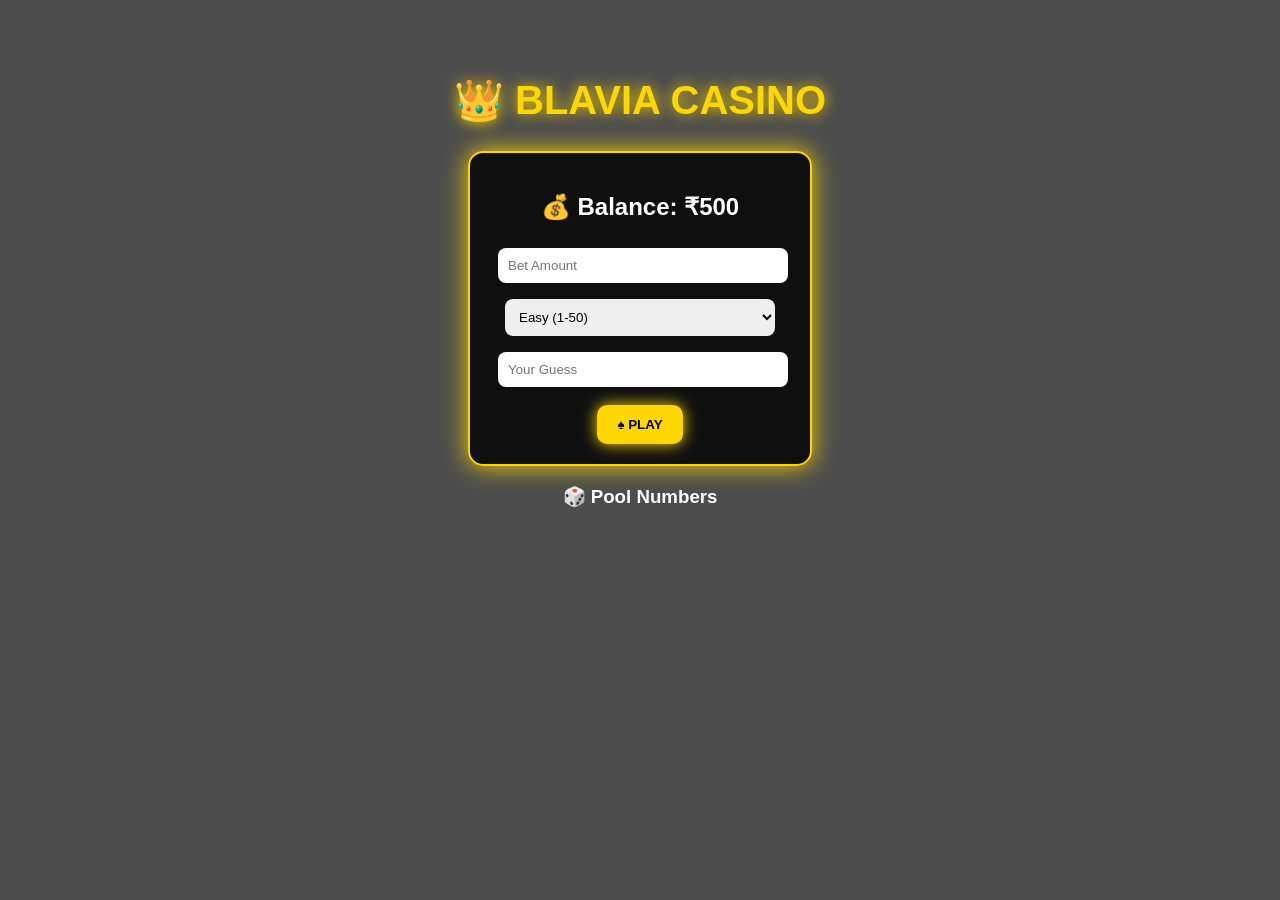
<file: Web_Games/Casino_game (simple)/Game.html>
<!DOCTYPE html>
<html lang="en">
<head>
  <meta charset="UTF-8">
  <title>Blavia Casino</title>
  <link rel="stylesheet" href="Game.css">
</head>
<body>

<div class="overlay"></div>

<div class="container">
  <h1 class="logo">👑 BLAVIA CASINO</h1>

  <div class="card">
    <h2>💰 Balance: ₹<span id="balance">500</span></h2>

    <div class="inputs">
      <input type="number" id="bet" placeholder="Bet Amount">
      
      <select id="difficulty">
        <option value="50">Easy (1-50)</option>
        <option value="100">Medium (1-100)</option>
        <option value="200">Hard (1-200)</option>
        <option value="400">Impossible (1-500)</option>
      </select>

      <input type="number" id="guess" placeholder="Your Guess">
    </div>

    <button onclick="playGame()">♠ PLAY</button>
  </div>

  <div class="pool-box">
    <h3>🎲 Pool Numbers</h3>
    <div id="pool"></div>
  </div>

  <div id="result"></div>
</div>

<script src="Game.js"></script>
</body>
</html>
</file>
<file: TIC-TAC-TOE but its different/style.css>
:root {
     --bg: #090607;
     --panel: #120b0d;
     --panel2: #1b1013;
     --red: #cf2443;
     --red2: #8f142c;
     --bone: #e9ded4;
     --muted: #95858a;
     --line: #39242a;
     --gold: #bda17c
 }

 * {
     box-sizing: border-box
 }

 html {
     scroll-behavior: smooth
 }

 body {
     margin: 0;
     background: var(--bg);
     color: var(--bone);
     font-family: Manrope, sans-serif;
     min-height: 100vh
 }

 button {
     font: inherit;
     cursor: pointer
 }

 button:focus-visible,
 a:focus-visible {
     outline: 2px solid var(--gold);
     outline-offset: 5px
 }

 button:disabled {
     cursor: default
 }

 .noise {
     position: fixed;
     inset: 0;
     pointer-events: none;
     z-index: 20;
     opacity: .12;
     background-image: url("data:image/svg+xml,%3Csvg viewBox='0 0 180 180' xmlns='http://www.w3.org/2000/svg'%3E%3Cfilter id='n'%3E%3CfeTurbulence type='fractalNoise' baseFrequency='.8' numOctaves='3' stitchTiles='stitch'/%3E%3C/filter%3E%3Crect width='100%25' height='100%25' filter='url(%23n)' opacity='.3'/%3E%3C/svg%3E")
 }

 .ambient {
     position: fixed;
     inset: 0;
     pointer-events: none;
     background: radial-gradient(ellipse at 50% 36%, #4d0b1a55, transparent 52%), radial-gradient(ellipse at 5% 90%, #25091088, transparent 50%)
 }

 .shell {
     position: relative;
     max-width: 1500px;
     margin: auto;
     padding: 0 clamp(20px, 5vw, 76px)
 }

 header {
     height: 96px;
     border-bottom: 1px solid var(--line);
     display: flex;
     justify-content: space-between;
     align-items: center;
     gap: 20px
 }

 .brand {
     display: flex;
     gap: 15px;
     align-items: center;
     color: var(--bone);
     text-decoration: none;
     font-family: 'Cinzel Decorative';
     font-size: 17px;
     letter-spacing: .04em
 }

 .brand small {
     display: block;
     color: var(--muted);
     font: 9px 'Space Mono';
     letter-spacing: .22em;
     margin-top: 7px
 }

 .brand-mark {
     color: var(--red);
     font: 44px Georgia
 }

 .header-right {
     display: flex;
     align-items: center;
     gap: 12px
 }

 .edition,
 .eyebrow,
 .section-kicker,
 .tag,
 .board-top,
 .board-bottom,
 .fighter-bottom,
 .panel-title,
 .difficulties,
 .round-indicator,
 .quote small,
 footer {
     font-family: 'Space Mono';
     letter-spacing: .12em;
     font-size: 10px
 }

 .edition {
     color: var(--muted);
     margin-right: 15px
 }

 .icon-button,
 .outline {
     height: 43px;
     background: #160e11;
     color: var(--bone);
     border: 1px solid var(--line);
     transition: .25s
 }

 .icon-button {
     width: 43px;
     font-size: 22px
 }

 .outline {
     padding: 0 18px;
     font-size: 11px;
     letter-spacing: .12em
 }

 .icon-button:hover,
 .outline:hover {
     border-color: var(--red);
     background: #35111c;
     transform: translateY(-2px)
 }

 main {
     padding: 40px 0 65px
 }

 .section-kicker {
     display: flex;
     justify-content: space-between;
     color: var(--muted);
     padding-bottom: 15px;
     border-bottom: 1px solid #ffffff13
 }

 .section-kicker i {
     display: inline-block;
     background: var(--red);
     width: 5px;
     height: 5px;
     border-radius: 50%;
     vertical-align: middle;
     margin: 0 10px
 }

 .headline {
     display: flex;
     justify-content: space-between;
     align-items: end;
     padding: 32px 0 36px
 }

 .red {
     color: var(--red)
 }

 .headline h1 {
     font-family: 'Cinzel Decorative';
     font-size: clamp(30px, 4.2vw, 61px);
     line-height: 1.18;
     margin: 12px 0
 }

 .headline h1 em,
 .intro h1 em {
     color: var(--red);
     font-style: normal
 }

 .headline p:last-child {
     font-size: 13px;
     color: var(--muted)
 }

 .round-indicator {
     border-left: 1px solid var(--line);
     padding-left: 25px;
     display: flex;
     flex-direction: column;
     align-items: center;
     gap: 3px;
     color: var(--muted)
 }

 .round-indicator strong {
     font: 48px 'Cinzel Decorative';
     color: var(--bone)
 }

 .arena {
     display: grid;
     grid-template-columns: minmax(190px, 1fr) minmax(300px, 1.55fr) minmax(190px, 1fr);
     gap: 15px
 }

 .fighter,
 .board-panel,
 .mode-panel,
 .quote {
     border: 1px solid var(--line);
     background: linear-gradient(155deg, #1a1013, #0e090b)
 }

 .fighter {
     padding: 22px;
     min-height: 380px;
     display: flex;
     flex-direction: column;
     justify-content: space-between;
     transition: .3s;
     position: relative;
     overflow: hidden
 }

 .fighter.active {
     border-color: #9c2841;
     box-shadow: inset 0 0 45px #7a11201c, 0 0 25px #b9162912
 }

 .fighter.active:before {
     content: '';
     position: absolute;
     inset: 0 0 auto;
     height: 2px;
     background: var(--red);
     box-shadow: 0 0 18px var(--red)
 }

 .fighter-top {
     display: flex;
     align-items: start;
     justify-content: space-between
 }

 .crest {
     font: 64px Georgia;
     line-height: 1
 }

 .crest.x {
     color: var(--red)
 }

 .crest.o {
     color: var(--gold)
 }

 .tag {
     color: var(--muted);
     font-size: 9px
 }

 .fighter h2 {
     font-family: 'Cinzel Decorative';
     font-size: clamp(17px, 1.8vw, 26px);
     line-height: 1.55;
     letter-spacing: .025em
 }

 .fighter-bottom {
     display: grid;
     grid-template-columns: 1fr auto;
     gap: 6px;
     color: var(--muted);
     align-items: end
 }

 .fighter-bottom strong {
     font: 40px 'Cinzel Decorative';
     color: var(--bone);
     grid-row: span 2
 }

 .fighter-bottom small {
     font-size: 9px
 }

 .board-panel {
     padding: 20px 25px 17px;
     background: radial-gradient(ellipse at center, #2b1118, #120a0d 75%);
     box-shadow: 0 15px 55px #0008
 }

 .board-top {
     display: flex;
     justify-content: space-between;
     color: var(--muted);
     margin-bottom: 18px
 }

 .board {
     display: grid;
     grid-template-columns: repeat(3, 1fr);
     gap: 7px;
     max-width: 390px;
     margin: auto;
     position: relative
 }

 .cell {
     aspect-ratio: 1;
     border: 1px solid #51313a;
     background: #120b0de8;
     color: var(--bone);
     position: relative;
     display: grid;
     place-items: center;
     transition: transform .2s, border-color .2s, background .2s;
     overflow: hidden
 }

 .cell:not(:disabled):hover {
     transform: scale(.96);
     border-color: var(--red);
     background: #38111d;
     box-shadow: inset 0 0 35px #a5122b38
 }

 .cell:not(:disabled):active {
     transform: scale(.89)
 }

 .cell:before {
     content: '✦';
     position: absolute;
     color: #6b3945;
     font-size: 13px;
     opacity: .55;
     transition: .2s
 }

 .cell:hover:before,
 .cell:disabled:before {
     opacity: 0
 }

 .symbol {
     display: block;
     font: clamp(45px, 6vw, 77px) Georgia;
     line-height: 1;
     animation: seal .4s cubic-bezier(.2, 1.6, .4, 1) both;
     text-shadow: 0 0 22px currentColor
 }

 .symbol.x {
     color: var(--red)
 }

 .symbol.o {
     color: var(--gold)
 }

 .cell.win {
     background: #451522;
     box-shadow: inset 0 0 25px #d2214566;
     animation: win 1.1s ease-in-out infinite alternate
 }

 .board-bottom {
     min-height: 36px;
     display: flex;
     align-items: center;
     justify-content: center;
     gap: 10px;
     color: var(--bone);
     text-align: center;
     margin-top: 14px;
     font-size: 9px
 }

 .live-dot {
     width: 6px;
     height: 6px;
     background: var(--red);
     border-radius: 50%;
     box-shadow: 0 0 12px var(--red);
     animation: blink 1.6s infinite
 }

 .lower {
     display: grid;
     grid-template-columns: 1.6fr 1fr;
     gap: 15px;
     margin-top: 17px
 }

 .mode-panel,
 .quote {
     padding: 23px
 }

 .panel-title {
     display: flex;
     justify-content: space-between;
     color: var(--muted);
     margin-bottom: 18px
 }

 .modes {
     display: grid;
     grid-template-columns: 1fr 1fr;
     gap: 10px
 }

 .mode {
     min-height: 92px;
     background: #100a0c;
     border: 1px solid var(--line);
     color: var(--bone);
     text-align: left;
     padding: 14px;
     display: grid;
     grid-template-columns: 34px 1fr;
     align-content: center;
     gap: 3px 8px;
     transition: .25s
 }

 .mode>span {
     grid-row: span 2;
     font-size: 26px;
     color: var(--red)
 }

 .mode strong {
     font-size: 11px;
     letter-spacing: .08em
 }

 .mode small {
     font: 9px 'Space Mono';
     color: var(--muted)
 }

 .mode:hover,
 .mode.selected {
     background: #30121b;
     border-color: var(--red);
     transform: translateY(-2px)
 }

 .difficulties {
     margin-top: 19px;
     color: var(--muted)
 }

 .difficulties>div {
     display: flex;
     gap: 8px;
     margin-top: 12px
 }

 .difficulty {
     background: transparent;
     color: var(--muted);
     border: 1px solid var(--line);
     padding: 10px 14px;
     font: 10px 'Space Mono'
 }

 .difficulty.selected,
 .difficulty:hover {
     color: var(--bone);
     border-color: var(--red);
     background: #401321
 }

 .quote {
     display: flex;
     flex-direction: column;
     justify-content: center;
     align-items: center;
     text-align: center
 }

 .quote>span {
     color: var(--red);
     font-size: 28px
 }

 .quote p {
     font-family: Georgia, serif;
     font-size: clamp(15px, 1.6vw, 22px);
     line-height: 1.5
 }

 .quote em {
     color: var(--gold)
 }

 .quote small {
     color: var(--muted)
 }

 footer {
     display: flex;
     justify-content: space-between;
     border-top: 1px solid var(--line);
     padding: 23px 0 32px;
     color: var(--muted);
     gap: 12px
 }

 .intro {
     position: fixed;
     inset: 0;
     z-index: 30;
     background: radial-gradient(circle, #2c0b15, #080506 60%);
     display: grid;
     place-items: center;
     transition: opacity .65s, visibility .65s
 }

 .intro.hide {
     opacity: 0;
     visibility: hidden;
     pointer-events: none
 }

 .intro-inner {
     text-align: center;
     padding: 20px;
     animation: rise 1s both
 }

 .intro-mark {
     font: 75px Georgia;
     color: var(--red);
     animation: rotate 18s linear infinite
 }

 .intro h1 {
     font: clamp(45px, 8vw, 110px)/1.17 'Cinzel Decorative';
     margin: 22px 0;
     text-shadow: 0 0 45px #8d142b40
 }

 .intro-sub {
     color: var(--muted);
     letter-spacing: .16em;
     font-size: 13px;
     margin-bottom: 32px
 }

 .primary {
     background: var(--red);
     border: 1px solid #f0526d;
     color: white;
     padding: 17px 26px;
     font: 11px 'Space Mono';
     letter-spacing: .14em;
     transition: .25s;
     box-shadow: 0 8px 35px #ae183344
 }

 .primary:hover {
     background: #ef3456;
     transform: translateY(-3px);
     box-shadow: 0 12px 45px #e3214966
 }

 .primary:active {
     transform: scale(.96)
 }

 .primary span {
     margin-left: 18px
 }

 .skip {
     position: absolute;
     right: 30px;
     top: 30px;
     background: none;
     border: 0;
     color: var(--muted);
     font: 11px 'Space Mono';
     letter-spacing: .1em
 }

 .result[hidden],
 .difficulties[hidden] {
     display: none
 }

 .result {
     position: fixed;
     inset: 0;
     z-index: 25;
     background: #050304db;
     backdrop-filter: blur(15px);
     display: grid;
     place-items: center;
     padding: 20px
 }

 .result-card {
     width: min(100%, 510px);
     padding: 50px 28px;
     background: radial-gradient(circle at top, #451321, #130b0e 75%);
     border: 1px solid #8d2b40;
     text-align: center;
     box-shadow: 0 25px 100px #000
 }

 .result-glyph {
     font: 110px Georgia;
     color: var(--red);
     animation: seal .5s both
 }

 .result-card h2 {
     font: clamp(23px, 4vw, 37px)/1.4 'Cinzel Decorative'
 }

 .result-card p {
     color: var(--muted);
     margin-bottom: 28px
 }

 .ripple {
     position: fixed;
     z-index: 22;
     width: 12px;
     height: 12px;
     border: 1px solid var(--red);
     border-radius: 50%;
     pointer-events: none;
     animation: ripple .55s ease-out forwards
 }

 @keyframes ripple {
     to {
         transform: scale(7);
         opacity: 0
     }
 }

 @keyframes seal {
     from {
         opacity: 0;
         transform: scale(.25) rotate(-25deg);
         filter: blur(8px)
     }

     to {
         opacity: 1;
         transform: scale(1) rotate(0);
         filter: blur(0)
     }
 }

 @keyframes rise {
     from {
         opacity: 0;
         transform: translateY(35px)
     }

     to {
         opacity: 1;
         transform: translateY(0)
     }
 }

 @keyframes rotate {
     to {
         transform: rotate(360deg)
     }
 }

 @keyframes blink {
     50% {
         opacity: .2
     }
 }

 @keyframes win {
     to {
         box-shadow: inset 0 0 42px #e92c5777, 0 0 16px #b5123544
     }
 }

 @media(max-width:850px) {
     .arena {
         grid-template-columns: 1fr 1fr
     }

     .board-panel {
         grid-column: 1/-1;
         grid-row: 1
     }

     .fighter {
         min-height: 200px
     }

     .fighter h2 {
         font-size: 17px
     }

     .crest {
         font-size: 42px
     }

     .lower {
         grid-template-columns: 1fr
     }

     .headline {
         align-items: center
     }
 }

 @media(max-width:520px) {
     header {
         height: 76px
     }

     .brand {
         font-size: 12px
     }

     .brand-mark {
         font-size: 32px
     }

     .edition,
     .outline span,
     .section-kicker span:last-child {
         display: none
     }

     .outline {
         padding: 0 13px
     }

     .headline {
         padding: 28px 0
     }

     .headline h1 {
         font-size: 29px
     }

     .headline p:last-child {
         font-size: 11px
     }

     .round-indicator {
         padding-left: 12px
     }

     .round-indicator strong {
         font-size: 31px
     }

     .board-panel {
         padding: 15px
     }

     .fighter {
         padding: 13px;
         min-height: 172px
     }

     .fighter h2 {
         font-size: 13px
     }

     .fighter-bottom strong {
         font-size: 29px
     }

     .tag,
     .fighter-bottom {
         font-size: 8px
     }

     .modes {
         grid-template-columns: 1fr
     }

     footer span:not(:first-child) {
         display: none
     }
 }

 @media(prefers-reduced-motion:reduce) {

     *,
     *:before,
     *:after {
         animation-duration: .01ms !important;
         transition-duration: .01ms !important;
         scroll-behavior: auto !important
     }
 }
</file>
<file: Web_Games/Rock Paper scissors/style.css>
:root {
  color-scheme: dark;
  --page: #101110;
  --panel: #171917;
  --panel-raised: #1d201d;
  --line: #2a2d29;
  --muted: #858980;
  --soft: #b7bbb2;
  --white: #f3f4ed;
  --lime: #d3f36b;
  --lime-dark: #a9cc43;
  --red: #f28a78;
  --mono: "DM Mono", "Courier New", monospace;
  --sans: "DM Sans", Arial, sans-serif;
  --display: "Space Grotesk", "DM Sans", sans-serif;
}

* { box-sizing: border-box; }

body {
  margin: 0;
  min-width: 320px;
  min-height: 100vh;
  background:
    radial-gradient(ellipse at 50% 20%, rgba(84, 105, 46, .10), transparent 42%),
    var(--page);
  color: var(--white);
  font-family: var(--sans);
  -webkit-font-smoothing: antialiased;
}

button, a { font: inherit; }
button { color: inherit; }

.page-shell {
  width: min(100% - 64px, 1000px);
  margin: 0 auto;
}

.topbar {
  min-height: 82px;
  display: flex;
  align-items: center;
  justify-content: space-between;
  border-bottom: 1px solid rgba(255,255,255,.07);
}

.brand {
  display: inline-flex;
  align-items: center;
  gap: 11px;
  color: var(--white);
  text-decoration: none;
  font: 700 20px var(--display);
  letter-spacing: -.08em;
}

.brand-period { color: var(--lime); }

.brand-mark {
  width: 23px;
  height: 23px;
  display: grid;
  grid-template-columns: repeat(2, 1fr);
  grid-template-rows: repeat(2, 1fr);
  gap: 3px;
  transform: rotate(-8deg);
}

.brand-mark i {
  display: block;
  border: 1.5px solid var(--lime);
  border-radius: 2px;
}

.brand-mark i:last-child { grid-column: 2; grid-row: 2; }

.topbar-meta, .target-label, .eyebrow, .round-kicker, .round-number,
.fighter-name, .fighter-caption, .move-caption, .streak-display,
.rounds-display, .keyboard-hint, .choice-shortcut, .page-footer {
  font-family: var(--mono);
  letter-spacing: .08em;
}

.topbar-meta {
  display: flex;
  align-items: center;
  gap: 10px;
  color: #a3a79e;
  font-size: 10px;
}

.status-dot {
  width: 6px;
  height: 6px;
  border-radius: 50%;
  background: var(--lime);
  box-shadow: 0 0 10px rgba(211,243,107,.55);
}

.meta-divider { height: 12px; width: 1px; background: #454841; margin: 0 4px; }

.icon-button {
  display: grid;
  place-items: center;
  width: 38px;
  height: 38px;
  padding: 0;
  border: 1px solid var(--line);
  border-radius: 50%;
  background: transparent;
  cursor: pointer;
  transition: background .2s, border-color .2s, transform .2s;
}

.icon-button:hover { background: var(--panel-raised); border-color: #50564b; transform: rotate(-18deg); }
.icon-button:focus-visible, .choice-button:focus-visible { outline: 2px solid var(--lime); outline-offset: 4px; }
.icon-button svg { width: 16px; fill: none; stroke: #c1c5bb; stroke-width: 1.6; stroke-linecap: round; stroke-linejoin: round; }

.intro { padding: 49px 0 28px; }
.eyebrow {
  margin: 0;
  display: flex;
  align-items: center;
  gap: 10px;
  color: var(--lime);
  font-size: 9px;
  font-weight: 500;
}

.eyebrow-line { width: 21px; height: 1px; background: var(--lime); }

h1 {
  margin: 18px 0 11px;
  font: 600 clamp(38px, 5vw, 56px)/1.04 var(--display);
  letter-spacing: -.065em;
}

h1 span { color: var(--lime); }
.intro-copy { margin: 0; color: var(--muted); font-size: 13px; }

.match-card {
  overflow: hidden;
  border: 1px solid #30332e;
  border-radius: 13px;
  background: linear-gradient(145deg, rgba(28,30,27,.98), rgba(20,22,20,.98));
  box-shadow: 0 22px 80px rgba(0,0,0,.18);
}

.match-heading {
  display: grid;
  grid-template-columns: 1fr auto 1fr;
  align-items: center;
  min-height: 76px;
  padding: 0 27px;
  border-bottom: 1px solid rgba(255,255,255,.065);
}

.round-label { display: grid; gap: 6px; }
.round-kicker, .score-name { color: var(--muted); font-size: 8px; }
.round-number { color: #d7dad1; font-size: 10px; }

.match-progress { display: flex; align-items: center; gap: 16px; }
.score-block { display: flex; align-items: center; gap: 8px; }
.score-value { font: 600 22px var(--display); min-width: 14px; text-align: center; }
.score-separator { color: #666b61; font: 400 14px var(--mono); }
.target-label { justify-self: end; color: #a7aaa2; font-size: 9px; }
.target-icon { color: var(--lime); margin-right: 5px; font-size: 13px; vertical-align: -1px; }

.arena {
  display: grid;
  grid-template-columns: 1fr 112px 1fr;
  min-height: 252px;
  padding: 25px 44px 21px;
}

.fighter { display: flex; flex-direction: column; align-items: center; }
.fighter-top { width: 100%; display: flex; align-items: center; gap: 9px; }
.player-fighter .fighter-top { justify-content: flex-start; }
.cpu-fighter .fighter-top { justify-content: flex-end; text-align: right; }
.fighter-avatar { display: grid; place-items: center; width: 29px; height: 29px; border-radius: 50%; font: 600 11px var(--display); }
.player-avatar { background: rgba(211,243,107,.12); border: 1px solid rgba(211,243,107,.26); color: var(--lime); }
.cpu-avatar { background: #292b28; border: 1px solid #393c37; color: #b7bbb2; }
.fighter-top > div { display: grid; gap: 4px; }
.fighter-name { color: #e8eae2; font-size: 9px; }
.fighter-caption { color: #777c73; font-size: 7px; }

.move-display {
  width: 122px;
  height: 122px;
  display: grid;
  place-items: center;
  margin-top: 21px;
  border: 1px solid #333630;
  border-radius: 50%;
  background: radial-gradient(circle at 50% 38%, #262a24, #1a1c19 72%);
  color: #777c72;
  transition: border-color .25s, background .25s, transform .25s;
}

.move-symbol { font: 500 42px var(--display); opacity: .7; }
.move-display.has-move { border-color: rgba(211,243,107,.33); background: radial-gradient(circle at 50% 38%, #333b25, #1d211a 72%); color: var(--lime); animation: reveal .36s cubic-bezier(.2,.8,.2,1) both; }
.cpu-fighter .move-display.has-move { border-color: #41443d; background: radial-gradient(circle at 50% 38%, #30332e, #1d1f1c 72%); color: #dcdfd6; }
.move-display.is-winner { box-shadow: 0 0 34px rgba(211,243,107,.11); }
.move-display.is-loser { opacity: .57; }
.move-caption { margin-top: 12px; color: #777c73; font-size: 8px; }
.player-fighter .move-caption { color: #b5c987; }

.versus { align-self: center; display: flex; flex-direction: column; align-items: center; gap: 11px; }
.versus-line { width: 1px; height: 25px; background: linear-gradient(transparent, #454941); }
.versus-line:last-of-type { background: linear-gradient(#454941, transparent); }
.versus-mark { color: #767a72; font: 500 10px var(--mono); letter-spacing: .15em; }
.result-chip { white-space: nowrap; padding: 7px 9px; border: 1px solid #383b35; border-radius: 20px; color: #adb1a8; background: #1b1d1a; font: 500 7px var(--mono); letter-spacing: .09em; }
.result-chip.win { border-color: rgba(211,243,107,.4); color: var(--lime); }
.result-chip.loss { border-color: rgba(242,138,120,.35); color: var(--red); }

.match-footer {
  min-height: 48px;
  display: grid;
  grid-template-columns: 1fr 1fr 1fr;
  align-items: center;
  padding: 0 26px;
  border-top: 1px solid rgba(255,255,255,.065);
  background: rgba(0,0,0,.12);
}

.streak-display { display: flex; align-items: center; gap: 7px; color: #858a80; font-size: 8px; }
.streak-icon { color: var(--lime); font-size: 14px; }
.streak-display strong { color: var(--white); font-weight: 500; }
.prompt { margin: 0; text-align: center; color: #d9dcd3; font-size: 10px; }
.rounds-display { justify-self: end; color: #858a80; font-size: 8px; }
.rounds-display span { color: #d9dcd3; }

.choices-section { padding-top: 35px; }
.choices-heading { display: flex; justify-content: space-between; align-items: end; margin-bottom: 15px; }
.small-eyebrow { font-size: 8px; }
h2 { margin: 6px 0 0; font: 500 18px var(--display); letter-spacing: -.04em; }
.keyboard-hint { display: flex; align-items: center; gap: 5px; color: #797e74; font-size: 8px; }
kbd { display: inline-grid; place-items: center; width: 19px; height: 19px; border: 1px solid #383b36; border-radius: 4px; background: #1b1d1a; color: #b7bbb2; font: 9px var(--mono); }

.choice-grid { display: grid; grid-template-columns: repeat(3, 1fr); gap: 12px; }
.choice-button {
  position: relative;
  min-height: 111px;
  display: flex;
  flex-direction: column;
  align-items: center;
  justify-content: center;
  gap: 6px;
  border: 1px solid #2d302c;
  border-radius: 9px;
  background: linear-gradient(145deg, #1a1c19, #151715);
  cursor: pointer;
  transition: border-color .18s, transform .18s, background .18s, box-shadow .18s;
}

.choice-button:hover { transform: translateY(-3px); border-color: rgba(211,243,107,.55); background: linear-gradient(145deg, #22261c, #191c17); box-shadow: 0 8px 26px rgba(0,0,0,.2); }
.choice-button:active { transform: translateY(-1px) scale(.99); }
.choice-button:disabled { cursor: not-allowed; opacity: .5; transform: none; }
.choice-icon { width: 35px; height: 35px; display: grid; place-items: center; color: var(--lime); }
.choice-icon svg { width: 35px; height: 35px; fill: rgba(211,243,107,.12); stroke: currentColor; stroke-width: 2; stroke-linecap: round; stroke-linejoin: round; }
.choice-icon .icon-detail { fill: none; stroke: rgba(211,243,107,.72); stroke-width: 1.4; }
.paper-icon svg { fill: rgba(211,243,107,.08); }
.scissors-icon svg { fill: none; }
.scissors-icon svg circle { fill: rgba(211,243,107,.08); }
.choice-name { color: #e5e7df; font: 500 12px var(--display); }
.choice-shortcut { position: absolute; top: 10px; right: 11px; color: #62675f; font-size: 8px; }

.page-footer { display: flex; justify-content: space-between; padding: 28px 0 25px; color: #656a61; font-size: 7px; }
.footer-star { color: var(--lime); margin-left: 4px; font-size: 11px; vertical-align: -1px; }
.screen-reader-only { position: absolute; width: 1px; height: 1px; padding: 0; margin: -1px; overflow: hidden; clip: rect(0,0,0,0); white-space: nowrap; border: 0; }

.match-card.match-win { border-color: rgba(211,243,107,.43); }
.match-card.match-loss { border-color: rgba(242,138,120,.38); }
.match-card.match-draw { border-color: #5b6055; }

@keyframes reveal {
  from { transform: scale(.8); opacity: .45; }
  to { transform: scale(1); opacity: 1; }
}

@media (max-width: 650px) {
  .page-shell { width: min(100% - 36px, 480px); }
  .topbar { min-height: 68px; }
  .topbar-meta { gap: 7px; font-size: 8px; }
  .intro { padding: 38px 0 24px; }
  .intro-copy { max-width: 280px; line-height: 1.6; }
  .match-heading { min-height: 66px; padding: 0 15px; }
  .round-kicker { font-size: 7px; }
  .round-number { font-size: 9px; }
  .match-progress { gap: 9px; }
  .score-block { gap: 5px; }
  .score-name { font-size: 7px; }
  .score-value { font-size: 19px; }
  .target-label { font-size: 7px; }
  .arena { grid-template-columns: 1fr 50px 1fr; min-height: 222px; padding: 22px 12px 19px; }
  .fighter-top { gap: 6px; }
  .fighter-avatar { width: 25px; height: 25px; font-size: 9px; }
  .fighter-name { font-size: 8px; }
  .fighter-caption { font-size: 6px; letter-spacing: .04em; }
  .move-display { width: min(25vw, 105px); height: min(25vw, 105px); margin-top: 25px; }
  .move-symbol { font-size: 35px; }
  .move-caption { font-size: 7px; }
  .versus { gap: 8px; }
  .versus-line { height: 20px; }
  .result-chip { padding: 6px 7px; font-size: 6px; }
  .match-footer { min-height: 45px; grid-template-columns: 1fr auto 1fr; padding: 0 12px; }
  .streak-display, .rounds-display { font-size: 7px; gap: 4px; }
  .prompt { font-size: 9px; }
  .choices-section { padding-top: 29px; }
  .choice-grid { gap: 8px; }
  .choice-button { min-height: 101px; }
}

@media (max-width: 380px) {
  .page-shell { width: calc(100% - 24px); }
  .topbar-meta { gap: 5px; font-size: 7px; }
  .meta-divider { margin: 0 1px; }
  .target-label { font-size: 6px; }
  .arena { grid-template-columns: 1fr 43px 1fr; padding-right: 7px; padding-left: 7px; }
  .fighter-caption { font-size: 5px; }
  .result-chip { font-size: 5px; padding: 5px; }
  .match-footer { padding: 0 8px; }
  .streak-display, .rounds-display { font-size: 6px; }
  .keyboard-hint { font-size: 0; }
}

@media (prefers-reduced-motion: reduce) {
  *, *::before, *::after { scroll-behavior: auto !important; animation-duration: .01ms !important; animation-iteration-count: 1 !important; transition-duration: .01ms !important; }
}
</file>
<file: Web_Games/Casino_game (simple)/Game.css>
body {
  margin: 0;
  font-family: 'Segoe UI', sans-serif;
  background: url("https://images.unsplash.com/photo-1511512578047-dfb367046420") no-repeat center/cover;
  color: white;
}

.overlay {
  position: fixed;
  width: 100%;
  height: 100%;
  background: rgba(0,0,0,0.7);
}

.container {
  position: relative;
  text-align: center;
  padding-top: 50px;
}

.logo {
  color: gold;
  font-size: 40px;
  text-shadow: 0 0 15px gold;
}

.card {
  background: rgba(0,0,0,0.8);
  border: 2px solid gold;
  border-radius: 15px;
  padding: 20px;
  width: 300px;
  margin: auto;
  box-shadow: 0 0 25px gold;
}

.inputs input,
.inputs select {
  width: 90%;
  margin: 8px;
  padding: 10px;
  border-radius: 8px;
  border: none;
}

button {
  margin-top: 10px;
  padding: 12px 20px;
  background: gold;
  border: none;
  border-radius: 10px;
  font-weight: bold;
  cursor: pointer;
  box-shadow: 0 0 15px gold;
}

button:hover {
  background: #ffd700;
}

.pool-box {
  margin-top: 20px;
}

#pool {
  display: flex;
  justify-content: center;
  flex-wrap: wrap;
}

.ball {
  background: black;
  border: 2px solid gold;
  color: gold;
  border-radius: 50%;
  width: 40px;
  height: 40px;
  margin: 5px;
  display: flex;
  align-items: center;
  justify-content: center;
  box-shadow: 0 0 10px gold;
}

#result {
  margin-top: 20px;
  font-size: 18px;
}
</file>
